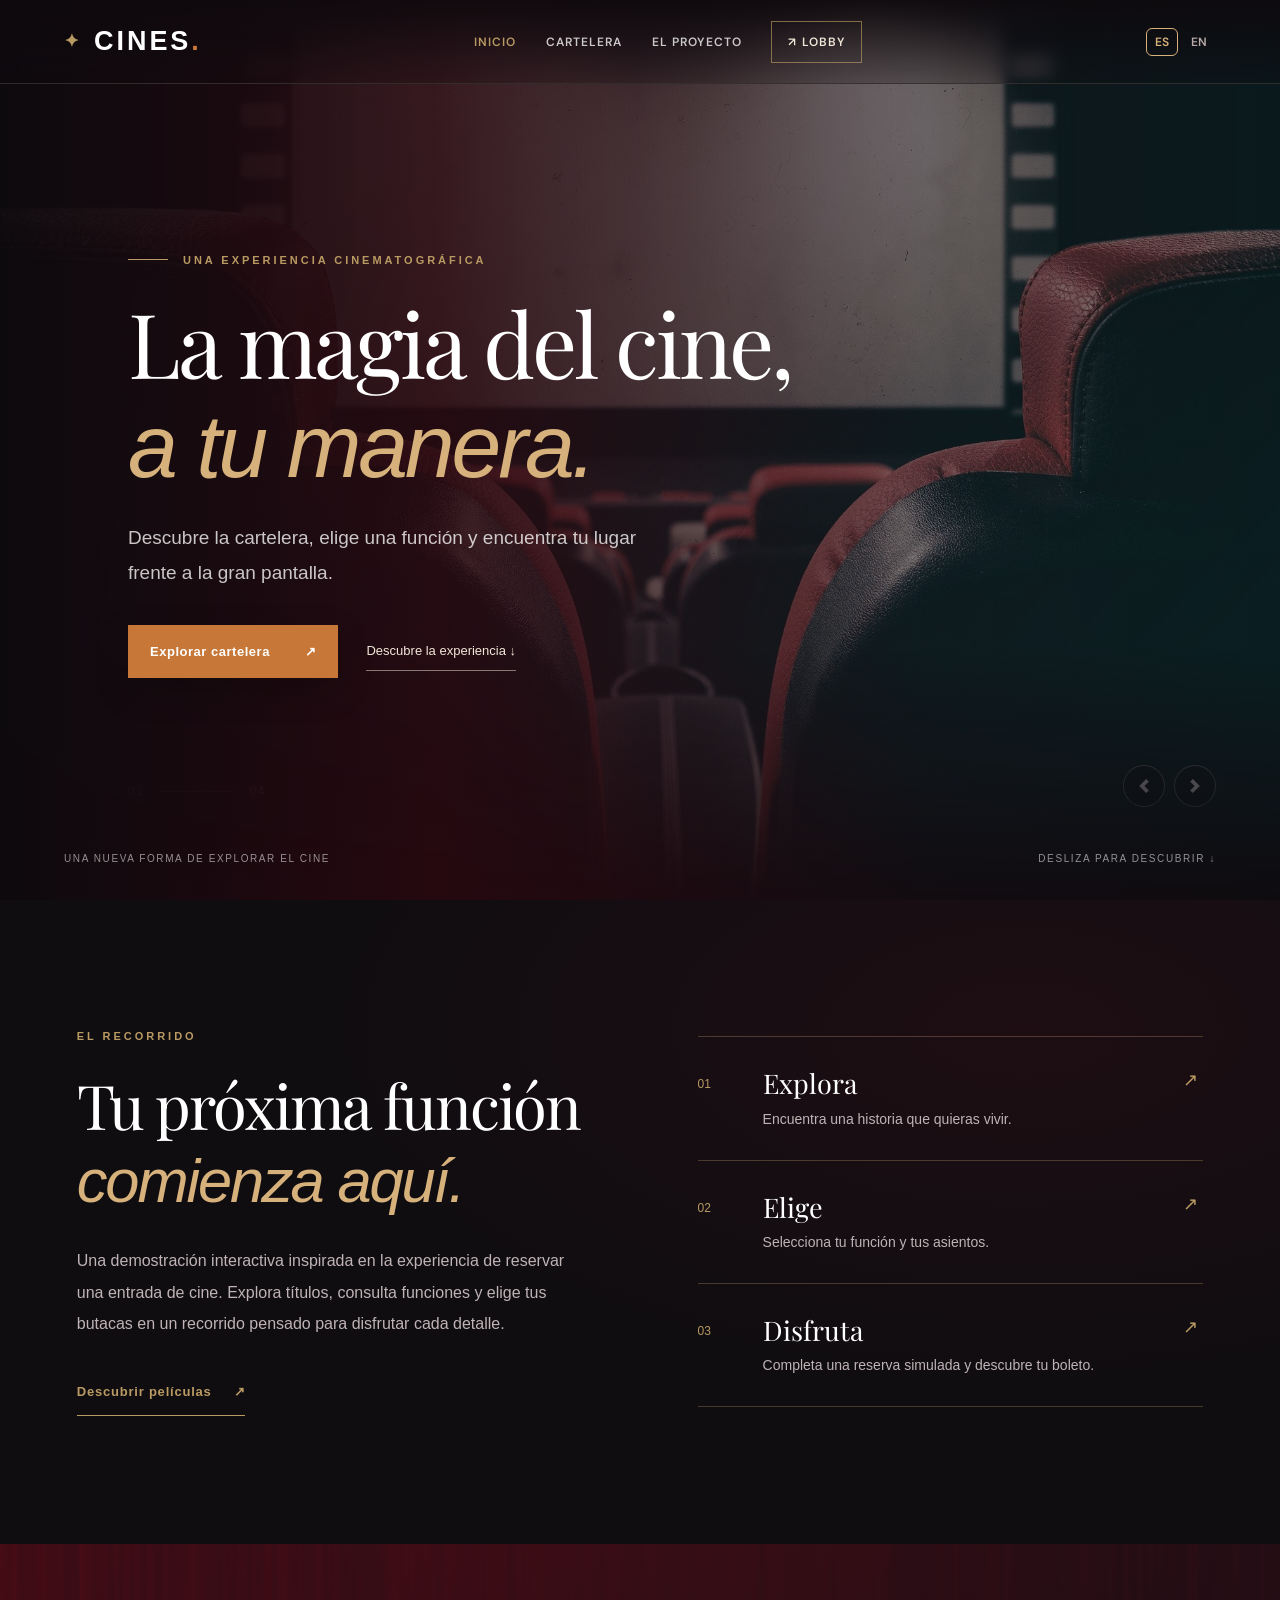
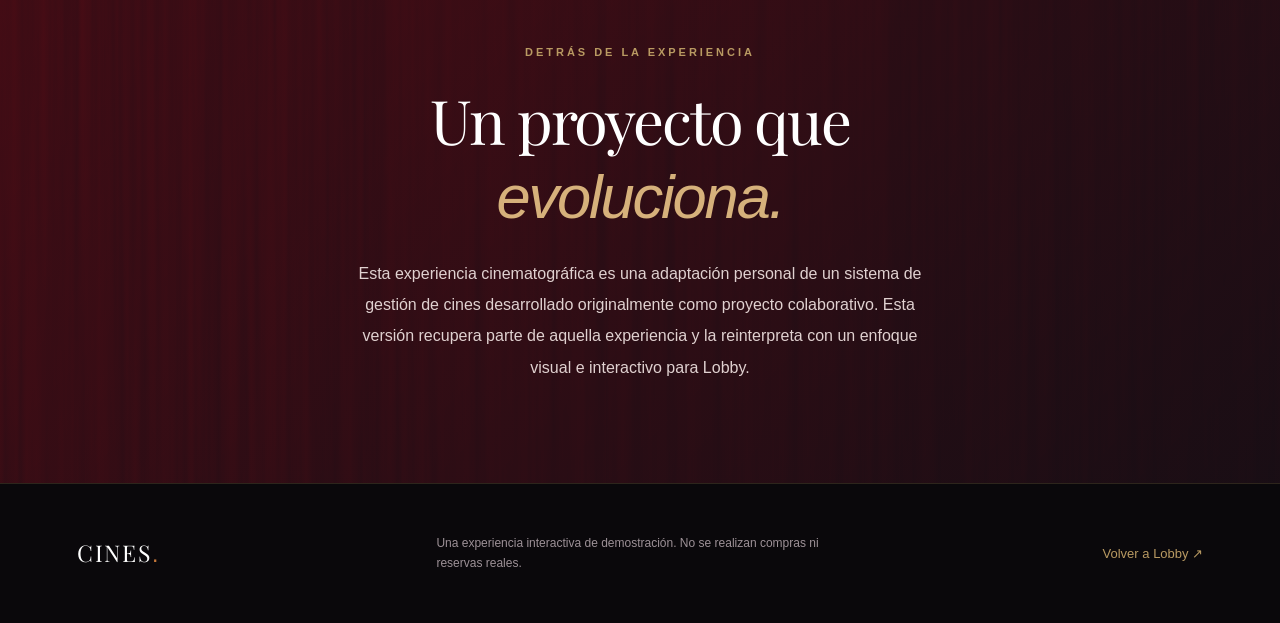
<file: index.html>
<!doctype html>
<html lang="es">
<head>
  <link rel="shortcut icon" href="images/favicon-cines.png">
<link rel="apple-touch-icon" href="images/favicon-cines.png">
  <meta charset="utf-8">
  <meta name="viewport" content="width=device-width, initial-scale=1">
  <meta name="theme-color" content="#100d11">
  <meta name="description" content="Una experiencia cinematográfica interactiva: explora películas, descubre funciones y selecciona tus butacas." data-i18n-content="description">
  <title>Cines | Una experiencia cinematográfica</title>

  <link rel="preconnect" href="https://fonts.googleapis.com">
  <link rel="preconnect" href="https://fonts.gstatic.com" crossorigin>
  <link href="https://fonts.googleapis.com/css2?family=DM+Sans:wght@400;500;600;700&family=Playfair+Display:ital,wght@0,400;0,500;0,600;1,400&display=swap" rel="stylesheet">
  <link rel="stylesheet" href="https://cdn.jsdelivr.net/npm/bootstrap@4.6.1/dist/css/bootstrap.min.css" integrity="sha384-zCbKRCUGaJDkqS1kPbPd7TveP5iyJE0EjAuZQTgFLD2ylzuqKfdKlfG/eSrtxUkn" crossorigin="anonymous">
  <link rel="stylesheet" href="css/header.css">
  <link rel="stylesheet" href="css/Home.css">

  <!-- Único estilo añadido: selector ES / EN. No altera la portada ni el carrusel. -->
  <style>
    .home-language-switch {
      display: flex;
      align-items: center;
      gap: 4px;
      margin-left: 12px;
      flex-shrink: 0;
    }
    .home-language-switch button {
      border: 1px solid transparent;
      border-radius: 6px;
      background: transparent;
      color: #b9aaa9;
      font: 600 12px 'DM Sans', sans-serif;
      padding: 5px 8px;
      cursor: pointer;
    }
    .home-language-switch button.active {
      border-color: #d8b17a;
      color: #d8b17a;
    }
    .home-language-switch button:focus-visible {
      outline: 2px solid #d8b17a;
      outline-offset: 2px;
    }
  </style>
  <!-- Vista previa de Cines para WhatsApp -->
<meta property="og:type" content="website">
<meta property="og:title" content="Cines | Una experiencia cinematográfica">
<meta property="og:description" content="Explora películas, elige horarios y selecciona tus butacas.">
<meta property="og:url" content="https://gabriel-netizen-bit.github.io/Cines-Lobby/">
<meta property="og:image" content="https://gabriel-netizen-bit.github.io/Cines-Lobby/images/cines-preview.png">
<meta property="og:image:alt" content="Cines, experiencia cinematográfica interactiva">
<meta name="twitter:card" content="summary_large_image">
</head>
<body class="home-page">

  <a class="skip-link" href="#contenido" data-i18n="skip">Saltar al contenido</a>

  <!-- ENCABEZADO: estructura y enlaces originales conservados -->
  <header class="header" id="inicio">
    <div class="logo">
      <a class="brand" href="index.html" aria-label="Cines, inicio" data-i18n-aria="brandLabel">
        <span class="brand-symbol" aria-hidden="true">✦</span>
        <span>CINES<span class="brand-dot">.</span></span>
      </a>
    </div>
    <nav class="menu" aria-label="Navegación principal" data-i18n-aria="mainNav">
      <a href="index.html" aria-current="page" data-i18n="home">Inicio</a>
      <a href="Cartelera.html" data-i18n="movies">Cartelera</a>
      <a href="#proyecto" data-i18n="projectNav">El proyecto</a>
      <a class="menu-lobby" href="https://gabriel-netizen-bit.github.io/Lobby/index.html">↗ Lobby</a>
    </nav>
    <div class="home-language-switch" role="group" aria-label="Idioma / Language">
      <button type="button" data-home-lang="es" aria-pressed="true">ES</button>
      <button type="button" data-home-lang="en" aria-pressed="false">EN</button>
    </div>
  </header>

  <main id="contenido">
    <!-- PORTADA: carrusel original sin cambios en clases, IDs o comportamiento -->
    <section class="hero" aria-label="Bienvenida al cine" data-i18n-aria="heroLabel">
      <div id="carouselExampleControls" class="carousel slide hero-carousel" data-ride="carousel" data-interval="6000" data-pause="hover" aria-label="Ambientes cinematográficos" data-i18n-aria="carouselLabel">
        <div class="carousel-inner">
          <div class="carousel-item active"><img src="images/movie-theater.jpg" alt="Interior de una sala de cine" data-i18n-alt="image1" fetchpriority="high"></div>
          <div class="carousel-item"><img src="images/film2.jpg" alt="Elementos del mundo del cine" data-i18n-alt="image2"></div>
          <div class="carousel-item"><img src="images/popcorn1.jpg" alt="Palomitas de maíz para disfrutar una película" data-i18n-alt="image3"></div>
          <div class="carousel-item"><img src="images/popcorn2.jpg" alt="Ambiente para una función cinematográfica" data-i18n-alt="image4"></div>
        </div>
        <button class="carousel-control-prev" type="button" data-target="#carouselExampleControls" data-slide="prev" aria-label="Imagen anterior" data-i18n-aria="previousImage"><span class="carousel-control-prev-icon" aria-hidden="true"></span></button>
        <button class="carousel-control-next" type="button" data-target="#carouselExampleControls" data-slide="next" aria-label="Imagen siguiente" data-i18n-aria="nextImage"><span class="carousel-control-next-icon" aria-hidden="true"></span></button>
        <div class="hero-pagination" aria-hidden="true"><span class="hero-counter">01</span><span class="hero-rule"></span><span>04</span></div>
      </div>
      <div class="hero-shade" aria-hidden="true"></div>
      <div class="hero-content">
        <p class="eyebrow"><span class="eyebrow-line"></span> <span data-i18n="heroEyebrow">UNA EXPERIENCIA CINEMATOGRÁFICA</span></p>
        <h1 data-i18n-html="heroTitle">La magia del cine,<br><em>a tu manera.</em></h1>
        <p class="hero-description" data-i18n="heroDescription">Descubre la cartelera, elige una función y encuentra tu lugar frente a la gran pantalla.</p>
        <div class="hero-actions">
          <a class="action-primary" href="Cartelera.html"><span data-i18n="exploreMovies">Explorar cartelera</span> <span aria-hidden="true">↗</span></a>
          <a class="action-secondary" href="#experiencia"><span data-i18n="discoverExperience">Descubre la experiencia</span> <span aria-hidden="true">↓</span></a>
        </div>
      </div>
      <div class="hero-bottom"><span data-i18n="heroBottom1">UNA NUEVA FORMA DE EXPLORAR EL CINE</span><span data-i18n="heroBottom2">DESLIZA PARA DESCUBRIR ↓</span></div>
    </section>

    <!-- EXPERIENCIA -->
    <section class="experience" id="experiencia">
      <div class="experience-inner">
        <div class="experience-copy">
          <p class="eyebrow section-eyebrow" data-i18n="experienceEyebrow">EL RECORRIDO</p>
          <h2 data-i18n-html="experienceTitle">Tu próxima función<br><em>comienza aquí.</em></h2>
          <p data-i18n="experienceDescription">Una demostración interactiva inspirada en la experiencia de reservar una entrada de cine. Explora títulos, consulta funciones y elige tus butacas en un recorrido pensado para disfrutar cada detalle.</p>
          <a class="text-link" href="Cartelera.html"><span data-i18n="discoverMovies">Descubrir películas</span> <span aria-hidden="true">↗</span></a>
        </div>
        <div class="experience-steps" aria-label="Pasos de la experiencia" data-i18n-aria="experienceSteps">
          <div class="step"><span class="step-number">01</span><div><h3 data-i18n="step1Title">Explora</h3><p data-i18n="step1Text">Encuentra una historia que quieras vivir.</p></div><span class="step-arrow" aria-hidden="true">↗</span></div>
          <div class="step"><span class="step-number">02</span><div><h3 data-i18n="step2Title">Elige</h3><p data-i18n="step2Text">Selecciona tu función y tus asientos.</p></div><span class="step-arrow" aria-hidden="true">↗</span></div>
          <div class="step"><span class="step-number">03</span><div><h3 data-i18n="step3Title">Disfruta</h3><p data-i18n="step3Text">Completa una reserva simulada y descubre tu boleto.</p></div><span class="step-arrow" aria-hidden="true">↗</span></div>
        </div>
      </div>
    </section>

    <!-- PROYECTO -->
    <section class="project" id="proyecto">
      <div class="project-inner">
        <p class="eyebrow section-eyebrow" data-i18n="projectEyebrow">DETRÁS DE LA EXPERIENCIA</p>
        <h2 data-i18n-html="projectTitle">Un proyecto que<br><em>evoluciona.</em></h2>
        <p data-i18n="projectDescription">Esta experiencia cinematográfica es una adaptación personal de un sistema de gestión de cines desarrollado originalmente como proyecto colaborativo. Esta versión recupera parte de aquella experiencia y la reinterpreta con un enfoque visual e interactivo para Lobby.</p>
      </div>
    </section>
  </main>

  <!-- PIE DE PÁGINA -->
  <footer class="site-footer">
    <a class="footer-brand" href="index.html">CINES<span>.</span></a>
    <p data-i18n="footerDescription">Una experiencia interactiva de demostración. No se realizan compras ni reservas reales.</p>
    <a href="https://gabriel-netizen-bit.github.io/Lobby/index.html"><span data-i18n="backToLobby">Volver a Lobby</span> ↗</a>
  </footer>

  <!-- Scripts originales del carrusel -->
  <script src="https://cdn.jsdelivr.net/npm/jquery@3.5.1/dist/jquery.slim.min.js" integrity="sha384-DfXdz2htPH0lsSSs5nCTpuj/zy4C+OGpamoFVy38MVBnE+IbbVYUew+OrCXaRkfj" crossorigin="anonymous"></script>
  <script src="https://cdn.jsdelivr.net/npm/bootstrap@4.6.1/dist/js/bootstrap.bundle.min.js" integrity="sha384-fQybjgWLrvvRgtW6bFlB7jaZrFsaBXjsOMm/tB9LTS58ONXgqbR9W8oWht/amnpF" crossorigin="anonymous"></script>
  <script>
    (function () {
      var counter = document.querySelector('.hero-counter');
      if (window.jQuery) {
        window.jQuery('#carouselExampleControls').on('slid.bs.carousel', function () {
          var items = this.querySelectorAll('.carousel-item');
          var current = Array.prototype.indexOf.call(items, this.querySelector('.carousel-item.active')) + 1;
          counter.textContent = String(current).padStart(2, '0');
        });
      }
    }());
  </script>

  <!-- Idioma compartido con Cartelera. No modifica el carrusel. -->
  <script src="js/reserva.js"></script>
  <script>
    (function () {
      'use strict';
      var words = {
        es: {
          description: 'Una experiencia cinematográfica interactiva: explora películas, descubre funciones y selecciona tus butacas.',
          pageTitle: 'Cines | Una experiencia cinematográfica',
          skip: 'Saltar al contenido', brandLabel: 'Cines, inicio', mainNav: 'Navegación principal',
          home: 'Inicio', movies: 'Cartelera', projectNav: 'El proyecto',
          heroLabel: 'Bienvenida al cine', carouselLabel: 'Ambientes cinematográficos',
          image1: 'Interior de una sala de cine', image2: 'Elementos del mundo del cine',
          image3: 'Palomitas de maíz para disfrutar una película', image4: 'Ambiente para una función cinematográfica',
          previousImage: 'Imagen anterior', nextImage: 'Imagen siguiente',
          heroEyebrow: 'UNA EXPERIENCIA CINEMATOGRÁFICA',
          heroTitle: 'La magia del cine,<br><em>a tu manera.</em>',
          heroDescription: 'Descubre la cartelera, elige una función y encuentra tu lugar frente a la gran pantalla.',
          exploreMovies: 'Explorar cartelera', discoverExperience: 'Descubre la experiencia',
          heroBottom1: 'UNA NUEVA FORMA DE EXPLORAR EL CINE', heroBottom2: 'DESLIZA PARA DESCUBRIR ↓',
          experienceEyebrow: 'EL RECORRIDO', experienceTitle: 'Tu próxima función<br><em>comienza aquí.</em>',
          experienceDescription: 'Una demostración interactiva inspirada en la experiencia de reservar una entrada de cine. Explora títulos, consulta funciones y elige tus butacas en un recorrido pensado para disfrutar cada detalle.',
          discoverMovies: 'Descubrir películas', experienceSteps: 'Pasos de la experiencia',
          step1Title: 'Explora', step1Text: 'Encuentra una historia que quieras vivir.',
          step2Title: 'Elige', step2Text: 'Selecciona tu función y tus asientos.',
          step3Title: 'Disfruta', step3Text: 'Completa una reserva simulada y descubre tu boleto.',
          projectEyebrow: 'DETRÁS DE LA EXPERIENCIA', projectTitle: 'Un proyecto que<br><em>evoluciona.</em>',
          projectDescription: 'Esta experiencia cinematográfica es una adaptación personal de un sistema de gestión de cines desarrollado originalmente como proyecto colaborativo. Esta versión recupera parte de aquella experiencia y la reinterpreta con un enfoque visual e interactivo para Lobby.',
          footerDescription: 'Una experiencia interactiva de demostración. No se realizan compras ni reservas reales.',
          backToLobby: 'Volver a Lobby'
        },
        en: {
          description: 'An interactive cinema experience: explore movies, discover showtimes, and choose your seats.',
          pageTitle: 'Cines | A cinematic experience',
          skip: 'Skip to content', brandLabel: 'Cines, home', mainNav: 'Main navigation',
          home: 'Home', movies: 'Movies', projectNav: 'The project',
          heroLabel: 'Welcome to the movies', carouselLabel: 'Cinematic scenes',
          image1: 'Interior of a movie theater', image2: 'Elements of cinema',
          image3: 'Popcorn to enjoy during a movie', image4: 'Atmosphere of a movie screening',
          previousImage: 'Previous image', nextImage: 'Next image',
          heroEyebrow: 'A CINEMATIC EXPERIENCE',
          heroTitle: 'The magic of cinema,<br><em>your way.</em>',
          heroDescription: 'Explore movies, choose a showtime, and find your place in front of the big screen.',
          exploreMovies: 'Explore movies', discoverExperience: 'Discover the experience',
          heroBottom1: 'A NEW WAY TO EXPLORE CINEMA', heroBottom2: 'SCROLL TO DISCOVER ↓',
          experienceEyebrow: 'THE JOURNEY', experienceTitle: 'Your next screening<br><em>starts here.</em>',
          experienceDescription: 'An interactive demo inspired by the experience of booking a movie ticket. Explore films, browse showtimes, and choose your seats in a journey designed to make every detail enjoyable.',
          discoverMovies: 'Discover movies', experienceSteps: 'Experience steps',
          step1Title: 'Explore', step1Text: 'Find a story you want to experience.',
          step2Title: 'Choose', step2Text: 'Select your showtime and seats.',
          step3Title: 'Enjoy', step3Text: 'Complete a simulated booking and discover your ticket.',
          projectEyebrow: 'BEHIND THE EXPERIENCE', projectTitle: 'A project that<br><em>evolves.</em>',
          projectDescription: 'This cinematic experience is a personal adaptation of a cinema management system originally developed as a collaborative project. This version revisits part of that work and reimagines it with a visual and interactive approach for Lobby.',
          footerDescription: 'An interactive demonstration. No real purchases or reservations are made.',
          backToLobby: 'Back to Lobby'
        }
      };

      var reserva = window.Reserva;
      var activeLanguage = reserva && typeof reserva.language === 'function' ? reserva.language() : 'es';

      function translate(lang) {
        if (!words[lang]) lang = 'es';
        activeLanguage = lang;
        var dict = words[lang];
        document.documentElement.lang = lang;
        document.title = dict.pageTitle;
        document.querySelectorAll('[data-i18n]').forEach(function (el) {
          el.textContent = dict[el.getAttribute('data-i18n')];
        });
        document.querySelectorAll('[data-i18n-html]').forEach(function (el) {
          el.innerHTML = dict[el.getAttribute('data-i18n-html')];
        });
        document.querySelectorAll('[data-i18n-aria]').forEach(function (el) {
          el.setAttribute('aria-label', dict[el.getAttribute('data-i18n-aria')]);
        });
        document.querySelectorAll('[data-i18n-alt]').forEach(function (el) {
          el.alt = dict[el.getAttribute('data-i18n-alt')];
        });
        document.querySelectorAll('[data-i18n-content]').forEach(function (el) {
          el.setAttribute('content', dict[el.getAttribute('data-i18n-content')]);
        });
        document.querySelectorAll('[data-home-lang]').forEach(function (button) {
          var selected = button.getAttribute('data-home-lang') === lang;
          button.classList.toggle('active', selected);
          button.setAttribute('aria-pressed', String(selected));
        });
      }

      translate(activeLanguage);
      document.querySelectorAll('[data-home-lang]').forEach(function (button) {
        button.addEventListener('click', function () {
          var nextLanguage = button.getAttribute('data-home-lang');
          translate(nextLanguage);
          if (reserva && typeof reserva.setLanguage === 'function') {
            reserva.setLanguage(nextLanguage);
          }
        });
      });
    }());
  </script>
</body>
</html>
</file>
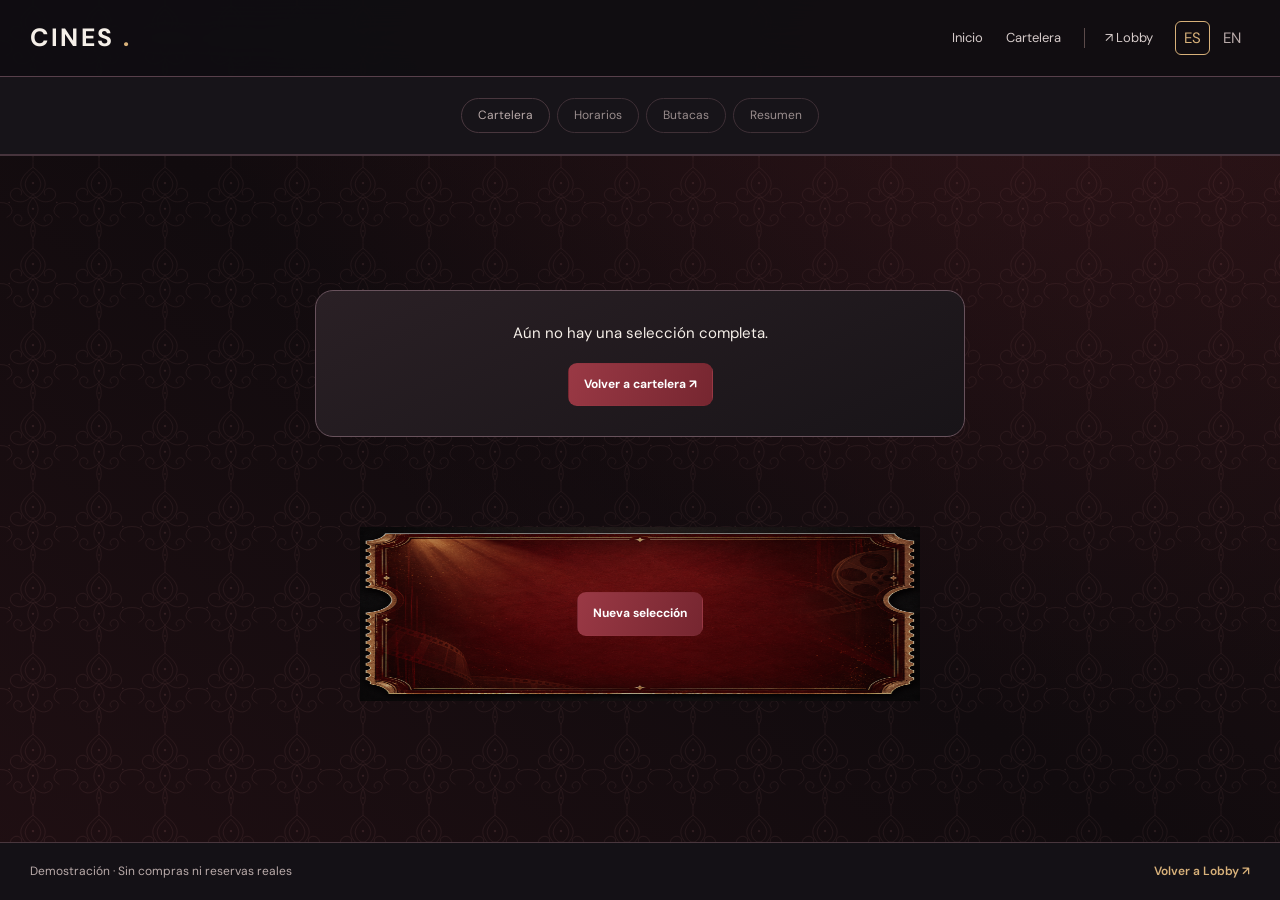
<file: boleto.html>
<!DOCTYPE html>
<html lang="es">
 <head>
  <link rel="shortcut icon" href="images/favicon-cines.png">
<link rel="apple-touch-icon" href="images/favicon-cines.png">
  <meta charset="utf-8"/>
  <meta content="width=device-width,initial-scale=1" name="viewport"/>
  <meta content="#100e12" name="theme-color"/>
  <title>
   Cines &middot; boleto
  </title>
  <link href="css/cartelera.css" rel="stylesheet"/>
 </head>
 <body data-page="boleto">
  <header class="top">
   <div class="top-inner">
    <a class="brand" href="index.html">
     CINES
     <span>
      .
     </span>
    </a>
    <nav aria-label="Navegaci&oacute;n principal" class="main-nav">
     <a data-t="home" href="index.html">
     </a>
     <a data-t="movies" href="Cartelera.html">
     </a>
     <a class="lobby" data-t="lobby" href="https://gabriel-netizen-bit.github.io/Lobby/index.html">
     </a>
    </nav>
    <div class="langs">
     <button data-lang="es" type="button">
      ES
     </button>
     <button data-lang="en" type="button">
      EN
     </button>
    </div>
   </div>
  </header>
  <div class="steps-wrap">
   <button aria-controls="reservationSteps" aria-expanded="false" aria-label="Abrir navegaci&oacute;n" class="mobile-menu-toggle steps-toggle" id="stepsToggle" type="button">
    ☰
   </button>
   <nav aria-label="Pasos de reserva" class="steps" id="reservationSteps">
    <a data-step="cartelera" data-t="movies" href="Cartelera.html">
    </a>
    <a data-step="horarios" data-t="shows" href="horarios.html">
    </a>
    <a data-step="butacas" data-t="seats" href="butacas.html">
    </a>
    <a data-step="resumen" data-t="summary" href="resumen.html">
    </a>
   </nav>
  </div>
  <main>
   <div class="shell">
    <div class="page-head">
     <span class="eyebrow">
      CINES &middot; DEMO
     </span>
     <h1 data-t="ticket">
     </h1>
     <p data-t="ticketSub">
     </p>
    </div>
    <div id="message">
    </div>
    <div class="ticket">
     <div id="ticketData">
     </div>
     <button class="primary" data-t="restart" id="restart">
     </button>
    </div>
   </div>
  </main>
  <footer class="footer">
  <div class="footer-inner">
    <p class="footer-message" data-t="demo"></p>
    <a class="footer-lobby" href="https://gabriel-netizen-bit.github.io/Lobby/index.html">
      <span class="footer-lobby-es">Volver a Lobby</span><span class="footer-lobby-en">Back to Lobby</span> <span aria-hidden="true">↗</span>
    </a>
  </div>
</footer>
  <script src="js/reserva.js">
  </script>
  <script src="js/app.js">
  </script>
 </body>
</html>
</file>
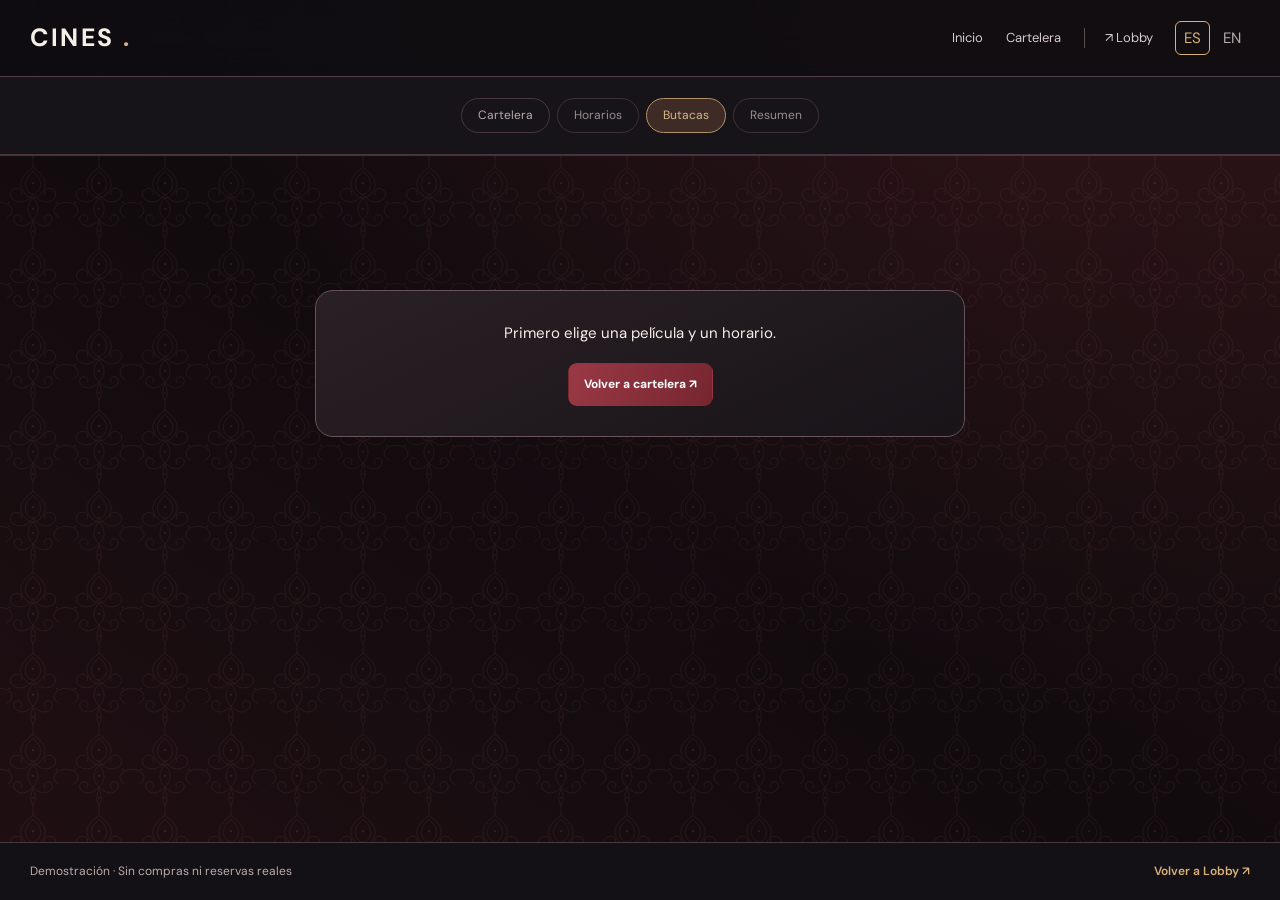
<file: butacas.html>
<!DOCTYPE html>
<html lang="es">
 <head>
  <link rel="shortcut icon" href="images/favicon-cines.png">
<link rel="apple-touch-icon" href="images/favicon-cines.png">
  <meta charset="utf-8"/>
  <meta content="width=device-width,initial-scale=1" name="viewport"/>
  <meta content="#100e12" name="theme-color"/>
  <title>
   Cines &middot; butacas
  </title>
  <link href="css/cartelera.css" rel="stylesheet"/>
 </head>
 <body data-page="butacas">
  <header class="top">
   <div class="top-inner">
    <a class="brand" href="index.html">
     CINES
     <span>
      .
     </span>
    </a>
    <nav aria-label="Navegaci&oacute;n principal" class="main-nav">
     <a data-t="home" href="index.html">
     </a>
     <a data-t="movies" href="Cartelera.html">
     </a>
     <a class="lobby" data-t="lobby" href="https://gabriel-netizen-bit.github.io/Lobby/index.html">
     </a>
    </nav>
    <div class="langs">
     <button data-lang="es" type="button">
      ES
     </button>
     <button data-lang="en" type="button">
      EN
     </button>
    </div>
   </div>
  </header>
  <div class="steps-wrap">
   <button aria-controls="reservationSteps" aria-expanded="false" aria-label="Abrir navegaci&oacute;n" class="mobile-menu-toggle steps-toggle" id="stepsToggle" type="button">
    ☰
   </button>
   <nav aria-label="Pasos de reserva" class="steps" id="reservationSteps">
    <a data-step="cartelera" data-t="movies" href="Cartelera.html">
    </a>
    <a data-step="horarios" data-t="shows" href="horarios.html">
    </a>
    <a data-step="butacas" data-t="seats" href="butacas.html">
    </a>
    <a data-step="resumen" data-t="summary" href="resumen.html">
    </a>
   </nav>
  </div>
  <main>
   <div class="shell">
    <div class="page-head">
     <span class="eyebrow" data-t="seats">
     </span>
     <h1 data-t="selectSeats">
     </h1>
     <p class="chosen" id="chosenMovie">
     </p>
     <p id="showLabel">
     </p>
     <p data-t="seatsSub">
     </p>
    </div>
    <div id="message">
    </div>
    <div class="panel">
     <div class="screen" data-t="screen">
     </div>
     <div class="seat-map" id="seatGrid">
     </div>
     <div class="legend">
      <span>
       <i class="dot">
       </i>
       <span data-t="available">
       </span>
      </span>
      <span>
       <i class="dot off">
       </i>
       <span data-t="occupied">
       </span>
      </span>
      <span>
       <i class="dot on">
       </i>
       <span data-t="selected">
       </span>
      </span>
     </div>
     <div class="seat-bottom">
      <div>
       <p id="selectedList">
        &mdash;
       </p>
       <strong id="subtotal">
       </strong>
      </div>
      <button class="primary" data-t="continue" disabled="" id="next">
      </button>
     </div>
    </div>
    <div class="confirm">
     <a class="back" href="horarios.html">
      &larr;
      <span data-t="changeShow">
      </span>
     </a>
    </div>
   </div>
  </main>
  <footer class="footer">
  <div class="footer-inner">
    <p class="footer-message" data-t="demo"></p>
    <a class="footer-lobby" href="https://gabriel-netizen-bit.github.io/Lobby/index.html">
      <span class="footer-lobby-es">Volver a Lobby</span><span class="footer-lobby-en">Back to Lobby</span> <span aria-hidden="true">↗</span>
    </a>
  </div>
</footer>
  <script src="js/reserva.js">
  </script>
  <script src="js/app.js">
  </script>
 </body>
</html>
</file>
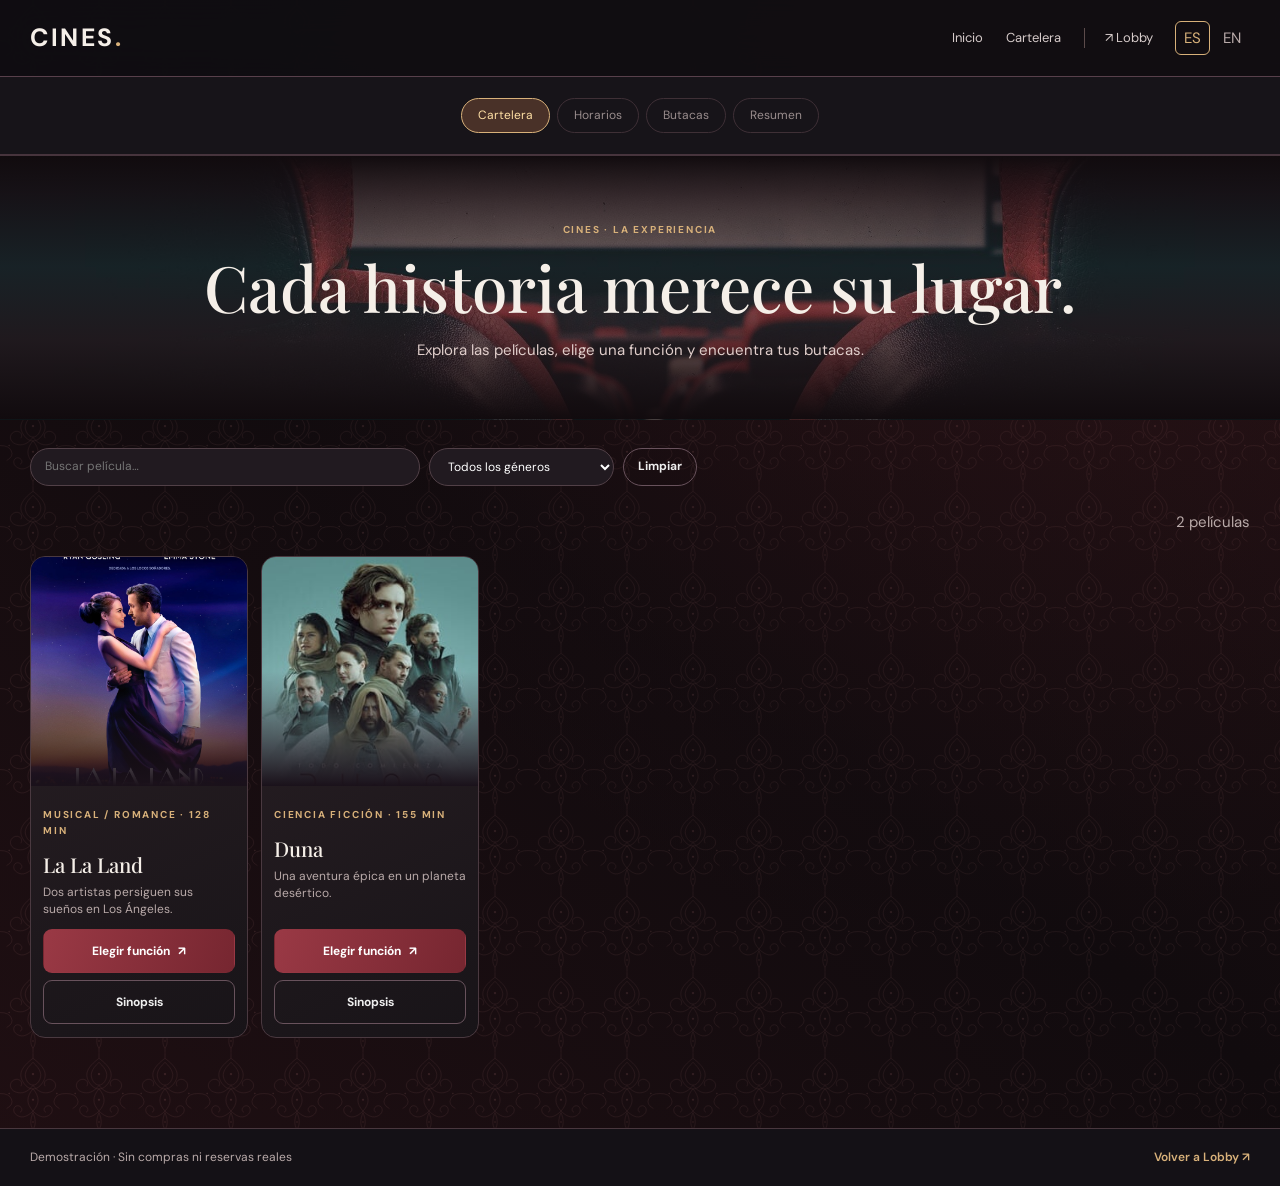
<file: Cartelera.html>
<!doctype html>
<html lang="es">

<head>
  <link rel="shortcut icon" href="images/favicon-cines.png">
<link rel="apple-touch-icon" href="images/favicon-cines.png">
  <meta charset="utf-8">
  <meta name="viewport" content="width=device-width, initial-scale=1">
  <meta name="theme-color" content="#100e12">

  <title>Cines · cartelera</title>

  <link rel="stylesheet" href="css/cartelera.css">
</head>

<body data-page="cartelera">

  <!-- ======================================
       ENCABEZADO PRINCIPAL
       ====================================== -->
  <header class="top">
    <div class="top-inner">

      <a class="brand" href="index.html">
        CINES<span>.</span>
      </a>

      <nav class="main-nav" aria-label="Navegación principal">
        <a href="index.html" data-t="home"></a>
        <a href="Cartelera.html" data-t="movies"></a>
        <a
          class="lobby"
          href="https://gabriel-netizen-bit.github.io/Lobby/index.html"
          data-t="lobby">
        </a>
      </nav>

      <div class="langs">
        <button type="button" data-lang="es">ES</button>
        <button type="button" data-lang="en">EN</button>
      </div>

    </div>
  </header>

  <!-- ======================================
       NAVEGACIÓN DE RESERVAS
       ====================================== -->
  <div class="steps-wrap">

    <button
      type="button"
      id="stepsToggle"
      class="mobile-menu-toggle steps-toggle"
      aria-controls="reservationSteps"
      aria-expanded="false"
      aria-label="Abrir navegación">
      ☰
    </button>

    <nav
      id="reservationSteps"
      class="steps"
      aria-label="Pasos de reserva">

      <a data-step="cartelera" href="Cartelera.html" data-t="movies"></a>
      <a data-step="horarios" href="horarios.html" data-t="shows"></a>
      <a data-step="butacas" href="butacas.html" data-t="seats"></a>
      <a data-step="resumen" href="resumen.html" data-t="summary"></a>

    </nav>
  </div>

  <main>

    <!-- ======================================
         PORTADA DE CARTELERA
         ====================================== -->
    <section class="hero">
      <span class="eyebrow">CINES · LA EXPERIENCIA</span>
      <h1 data-t="hero"></h1>
      <p data-t="sub"></p>
    </section>

    <!-- ======================================
         CATÁLOGO DE PELÍCULAS
         ====================================== -->
    <div class="shell catalog-layout">

      <!-- Barra de búsqueda y filtros -->
      <aside class="filters">

        <label class="search-field">
          <input
            id="search"
            type="search"
            aria-label="Buscar película">
        </label>

        <label class="genre-field">
          <select id="genre" aria-label="Género"></select>
        </label>

        <button
          class="ghost"
          id="clear"
          data-t="clear"
          aria-label="Limpiar filtros">
          ×
        </button>

      </aside>

      <!-- Galería -->
      <section>

        <div class="section-top">
          <p id="count"></p>
        </div>

        <div id="message"></div>
        <div id="grid" class="grid"></div>

      </section>

    </div>

    <!-- ======================================
         VENTANA DE SINOPSIS
         ====================================== -->
    <dialog id="movieDialog">

      <button
        class="ghost dialog-close"
        id="dialogClose"
        data-t="close">
      </button>

      <h2 id="dialogTitle"></h2>
      <span class="micro" id="dialogMeta"></span>
      <p id="dialogText"></p>

    </dialog>

  </main>

  <!-- ======================================
       PIE DE PÁGINA
       ====================================== -->
  <footer class="footer">
  <div class="footer-inner">
    <p class="footer-message" data-t="demo"></p>
    <a class="footer-lobby" href="https://gabriel-netizen-bit.github.io/Lobby/index.html">
      <span class="footer-lobby-es">Volver a Lobby</span><span class="footer-lobby-en">Back to Lobby</span> <span aria-hidden="true">↗</span>
    </a>
  </div>
</footer>

  <!-- ======================================
       JAVASCRIPT
       ====================================== -->
  <script src="js/reserva.js"></script>
  <script src="js/app.js"></script>

</body>
</html>
</file>
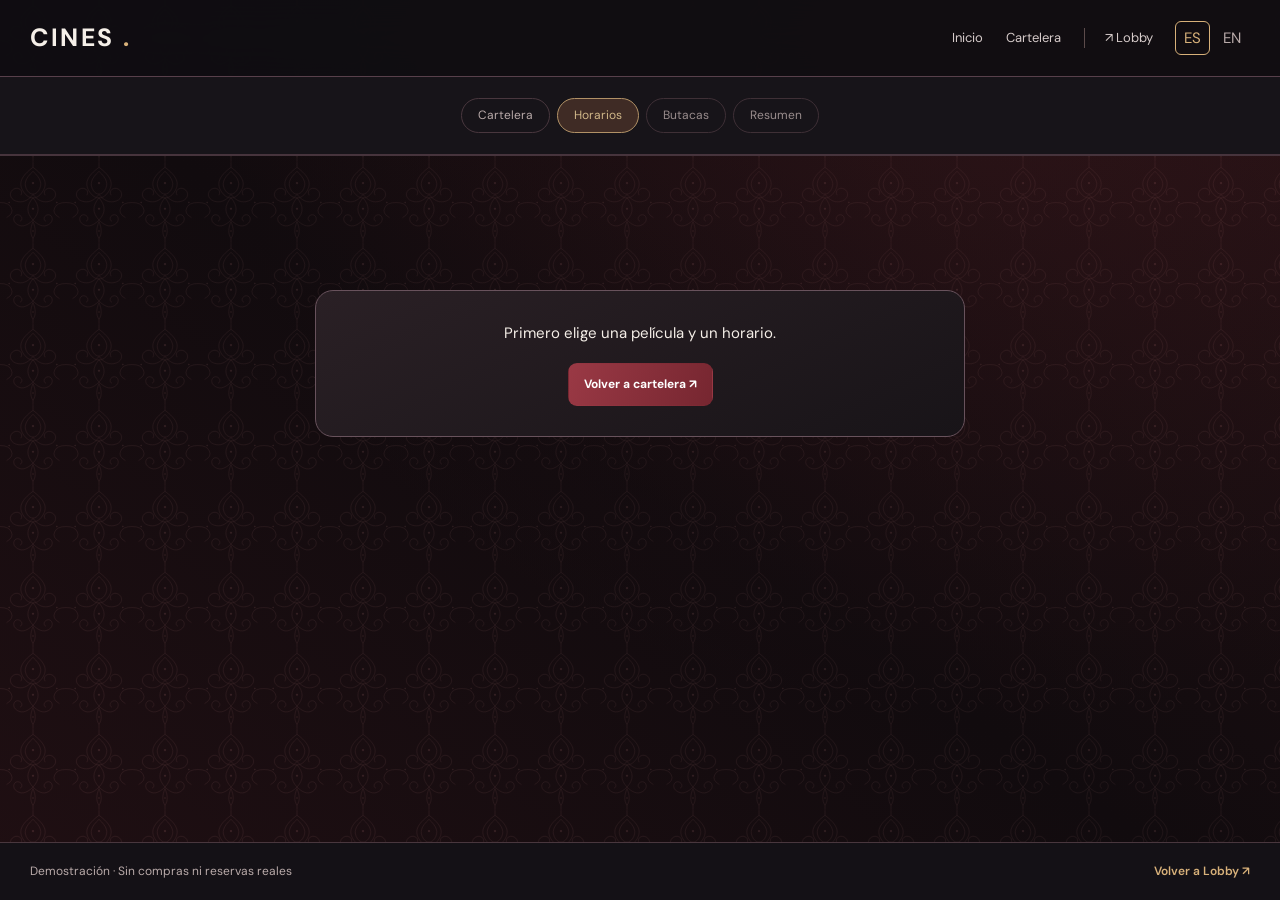
<file: horarios.html>
<!DOCTYPE html>
<html lang="es">
 <head>
  <link rel="shortcut icon" href="images/favicon-cines.png">
<link rel="apple-touch-icon" href="images/favicon-cines.png">
  <meta charset="utf-8"/>
  <meta content="width=device-width,initial-scale=1" name="viewport"/>
  <meta content="#100e12" name="theme-color"/>
  <title>
   Cines &middot; horarios
  </title>
  <link href="css/cartelera.css" rel="stylesheet"/>
 </head>
 <body data-page="horarios">
  <header class="top">
   <div class="top-inner">
    <a class="brand" href="index.html">
     CINES
     <span>
      .
     </span>
    </a>
    <nav aria-label="Navegaci&oacute;n principal" class="main-nav">
     <a data-t="home" href="index.html">
     </a>
     <a data-t="movies" href="Cartelera.html">
     </a>
     <a class="lobby" data-t="lobby" href="https://gabriel-netizen-bit.github.io/Lobby/index.html">
     </a>
    </nav>
    <div class="langs">
     <button data-lang="es" type="button">
      ES
     </button>
     <button data-lang="en" type="button">
      EN
     </button>
    </div>
   </div>
  </header>
  <div class="steps-wrap">
   <button aria-controls="reservationSteps" aria-expanded="false" aria-label="Abrir navegaci&oacute;n" class="mobile-menu-toggle steps-toggle" id="stepsToggle" type="button">
    ☰
   </button>
   <nav aria-label="Pasos de reserva" class="steps" id="reservationSteps">
    <a data-step="cartelera" data-t="movies" href="Cartelera.html">
    </a>
    <a data-step="horarios" data-t="shows" href="horarios.html">
    </a>
    <a data-step="butacas" data-t="seats" href="butacas.html">
    </a>
    <a data-step="resumen" data-t="summary" href="resumen.html">
    </a>
   </nav>
  </div>
  <main>
   <div class="shell">
    <div class="page-head">
     <span class="eyebrow" data-t="shows">
     </span>
     <h1 data-t="selectShow">
     </h1>
     <p class="chosen" id="chosenMovie">
     </p>
     <p data-t="showSub">
     </p>
    </div>
    <div id="message">
    </div>
    <div class="panel" id="showOptions">
    </div>
    <div class="confirm">
     <a class="back" href="Cartelera.html">
      &larr;
      <span data-t="movies">
      </span>
     </a>
    </div>
   </div>
  </main>
  <footer class="footer">
  <div class="footer-inner">
    <p class="footer-message" data-t="demo"></p>
    <a class="footer-lobby" href="https://gabriel-netizen-bit.github.io/Lobby/index.html">
      <span class="footer-lobby-es">Volver a Lobby</span><span class="footer-lobby-en">Back to Lobby</span> <span aria-hidden="true">↗</span>
    </a>
  </div>
</footer>
  <script src="js/reserva.js">
  </script>
  <script src="js/app.js">
  </script>
 </body>
</html>
</file>
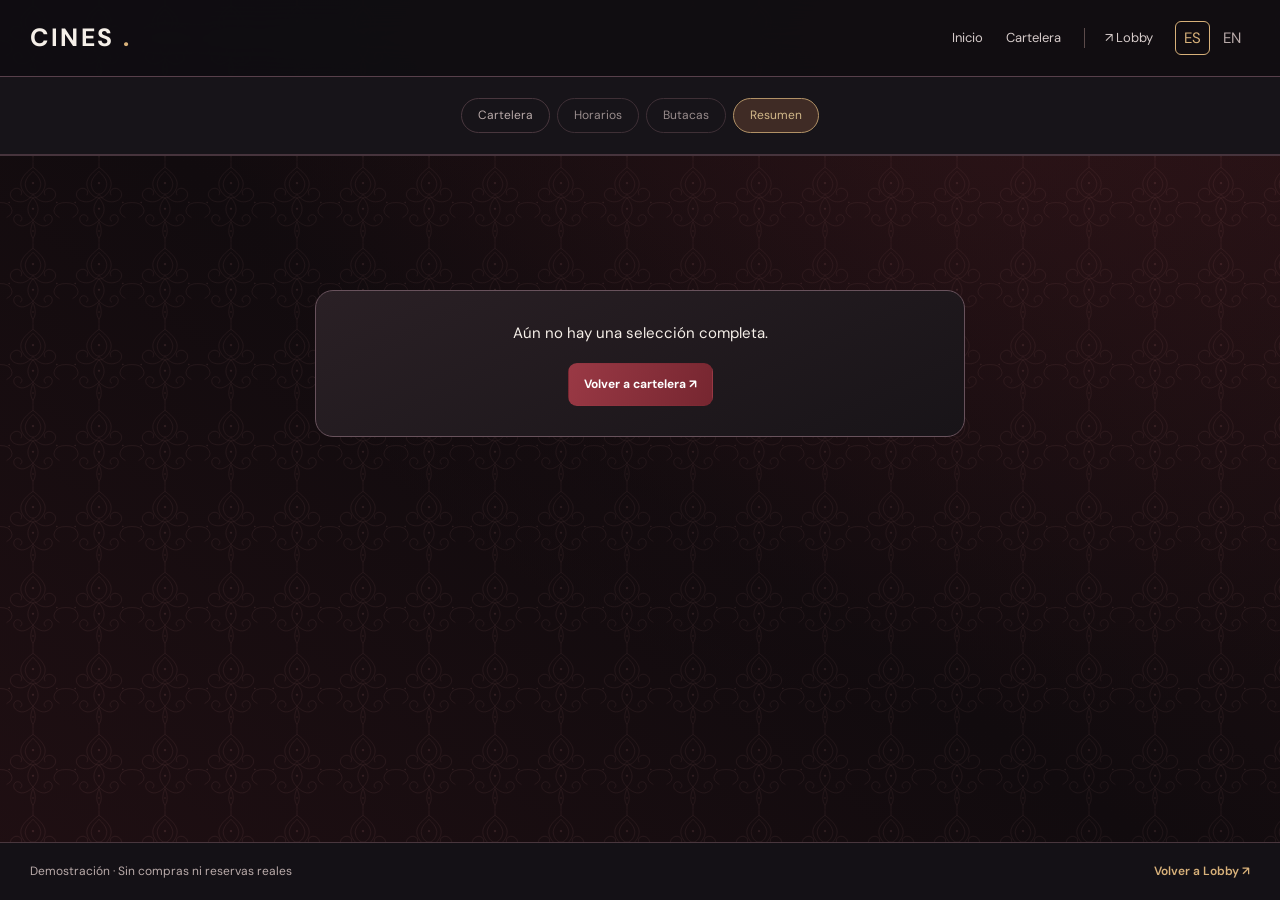
<file: resumen.html>
<!DOCTYPE html>
<html lang="es">
 <head>
  <link rel="shortcut icon" href="images/favicon-cines.png">
<link rel="apple-touch-icon" href="images/favicon-cines.png">
  <meta charset="utf-8"/>
  <meta content="width=device-width,initial-scale=1" name="viewport"/>
  <meta content="#100e12" name="theme-color"/>
  <title>
   Cines &middot; resumen
  </title>
  <link href="css/cartelera.css" rel="stylesheet"/>
 </head>
 <body data-page="resumen">
  <header class="top">
   <div class="top-inner">
    <a class="brand" href="index.html">
     CINES
     <span>
      .
     </span>
    </a>
    <nav aria-label="Navegaci&oacute;n principal" class="main-nav">
     <a data-t="home" href="index.html">
     </a>
     <a data-t="movies" href="Cartelera.html">
     </a>
     <a class="lobby" data-t="lobby" href="https://gabriel-netizen-bit.github.io/Lobby/index.html">
     </a>
    </nav>
    <div class="langs">
     <button data-lang="es" type="button">
      ES
     </button>
     <button data-lang="en" type="button">
      EN
     </button>
    </div>
   </div>
  </header>
  <div class="steps-wrap">
   <button aria-controls="reservationSteps" aria-expanded="false" aria-label="Abrir navegaci&oacute;n" class="mobile-menu-toggle steps-toggle" id="stepsToggle" type="button">
    ☰
   </button>
   <nav aria-label="Pasos de reserva" class="steps" id="reservationSteps">
    <a data-step="cartelera" data-t="movies" href="Cartelera.html">
    </a>
    <a data-step="horarios" data-t="shows" href="horarios.html">
    </a>
    <a data-step="butacas" data-t="seats" href="butacas.html">
    </a>
    <a data-step="resumen" data-t="summary" href="resumen.html">
    </a>
   </nav>
  </div>
  <main>
   <div class="shell">
    <div class="page-head">
     <span class="eyebrow" data-t="summary">
     </span>
     <h1 data-t="yourSummary">
     </h1>
     <p data-t="summarySub">
     </p>
    </div>
    <div id="message">
    </div>
    <div class="panel">
     <div class="receipt" id="receipt">
     </div>
    </div>
    <div class="confirm">
     <h3 data-t="payment">
     </h3>
     <p data-t="paymentNote">
     </p>
     <button class="primary" data-t="finish" id="confirm">
     </button>
    </div>
   </div>
  </main>
  <footer class="footer">
  <div class="footer-inner">
    <p class="footer-message" data-t="demo"></p>
    <a class="footer-lobby" href="https://gabriel-netizen-bit.github.io/Lobby/index.html">
      <span class="footer-lobby-es">Volver a Lobby</span><span class="footer-lobby-en">Back to Lobby</span> <span aria-hidden="true">↗</span>
    </a>
  </div>
</footer>
  <script src="js/reserva.js">
  </script>
  <script src="js/app.js">
  </script>
 </body>
</html>
</file>
<file: css/header.css>
/*Estilos para el encabezado*/
/*Se importa la fuente para el tipo de letra*/
@import url("https://fonts.googleapis.com/css?family=Montserrat|Montserrat+Alternates|Poppins&display=swap");
* {
  margin: 0;
  padding: 0;
  box-sizing: border-box;
  font-family: "Roboto", sans-serif;
}
div {
  box-sizing: border-box;
}
.header {
  background-color: #380e0b;
  display: flex;
  border-bottom: solid 1.5px brown;
  width: 100%;
  height: 100px;
  position: fixed;
  z-index: 999999; /*poner encima de todo*/
}
.logo {
  flex: 0 0 30%;
}
.logo h1 {
  padding-top: 30px;
  margin-right: 20px;
  font-size: 30px;
  color: #f2eadc;
  font-weight: 400;
  padding-left: 40px;
  font-family: "Montserrat Alternates", sans-serif;
}
.menu {
  padding-right: 50px;
  padding-top: 40px;
  text-align: right;
  flex: 0 0 70%;
}
.menu a {
  padding: 20px;
  text-decoration: none;
  color: #f2eadc;
  transition: all 0.3s ease;
  border-bottom: 2px solid transparent;
  font-size: 21px;
  margin-right: 5px;
  font-family: "Montserrat Alternates", sans-serif;
}
.menu a:hover {
  color: #c36660;
  border-bottom: 2px solid #c36660;
  padding-bottom: 5px;
}

/*-----------------------------------------------------*/
/*Estilos para el footer*/
.flex {
  display: flex;
  flex-wrap: wrap;
}
.mitad {
  flex: 0 0 50%;
}
.capa-2 {
  z-index: 999998;
  background-color: #380e0b;
  height: 110px;
  position: absolute;
}
.capa-2 h1 {
  font-size: 22px;
  padding-top: 30px;
  padding-left: 40px;
  color: white;
  margin-bottom: 10px;
  font-family: "Montserrat Alternates", sans-serif;
}
.capa-2 p {
  margin-top: 0;
  font-size: 18px;
  padding-left: 40px;
  color: white;
  font-family: "Montserrat Alternates", sans-serif;
}
.footer {
  text-align: right;
  padding-right: 90px;
  padding-top: 1%;
}
.footer h3 {
  padding-top: 10px;
  padding-bottom: 10px;
  font-size: 18px;
  font-family: "Barlow Condensed", sans-serif;
  color: white;
  padding-right: 20px;
  font-family: "Montserrat Alternates", sans-serif;
}
.imgfooter2 {
  width: 8%;
  padding-right: 20px;
}
.imgfooter {
  width: 6.5%;
  padding-right: 20px;
}
/*Fin de Estilos para el footer*/
</file>
<file: css/Home.css>
/* CINES · HOME V1 — estilos aislados para no alterar otras páginas */
.home-page{--ink:#110b0e;--wine:#400e18;--gold:#b99a62;--amber:#c77839;--cream:#f0e6d7;background:var(--ink);color:var(--cream);font-family:'DM Sans',sans-serif;overflow-x:hidden}
.home-page *, .home-page *::before,.home-page *::after{box-sizing:border-box}
.home-page a{text-decoration:none}
.home-page .skip-link{position:absolute;top:-80px;left:15px;z-index:1000000;background:#fff;color:#111;padding:12px}.home-page .skip-link:focus{top:12px}
/* Header: se sobreescriben solo las reglas de esta página */
.home-page .header{height:84px;display:flex;align-items:center;justify-content:space-between;position:absolute;top:0;left:0;right:0;width:100%;z-index:1000;background:linear-gradient(180deg,rgba(14,9,13,.91),rgba(14,9,13,.24));border-bottom:1px solid rgba(240,230,215,.15);padding:0 clamp(22px,5vw,88px);backdrop-filter:blur(8px)}
.home-page .logo{flex:0 0 auto}.home-page .brand{font-family:'Playfair Display',serif;font-size:27px;letter-spacing:.11em;font-weight:600;color:#fff;display:inline-flex;align-items:center;gap:12px}.home-page .brand:hover{color:#fff}.home-page .brand-symbol{color:var(--gold);font-size:18px}.home-page .brand-dot,.home-page .footer-brand span{color:var(--amber)}
.home-page .menu{padding:0;flex:0 1 auto;display:flex;align-items:center;gap:clamp(12px,2.3vw,35px);text-align:right}.home-page .menu a{font-family:'DM Sans',sans-serif;font-size:12px;font-weight:600;letter-spacing:.09em;text-transform:uppercase;color:rgba(255,255,255,.77);padding:10px 0;margin:0;border:0;transition:color .25s ease}.home-page .menu a:hover,.home-page .menu a[aria-current="page"]{color:var(--gold);border:0}.home-page .menu a.menu-lobby{padding:11px 16px;border:1px solid rgba(185,154,98,.65);color:var(--cream)}.home-page .menu a.menu-lobby:hover{background:var(--gold);color:var(--ink)}
/* Hero */
.home-page .hero{min-height:760px;height:100svh;max-height:1100px;position:relative;isolation:isolate;display:flex;align-items:center;overflow:hidden}.home-page .hero-carousel,.home-page .hero-carousel .carousel-inner,.home-page .hero-carousel .carousel-item{position:absolute;inset:0;height:100%;width:100%}.home-page .hero-carousel{z-index:-3}.home-page .hero-carousel .carousel-item{margin:0}.home-page .hero-carousel img{width:100%;height:100%;object-fit:cover;object-position:center;filter:saturate(.76) contrast(1.05);transform:scale(1.055);transition:transform 6.5s ease}.home-page .hero-carousel .carousel-item.active img{transform:scale(1)}
.home-page .hero-shade{position:absolute;inset:0;z-index:-2;pointer-events:none;background:linear-gradient(90deg,rgba(13,9,13,.97) 0%,rgba(40,8,15,.89) 34%,rgba(21,11,17,.4) 72%,rgba(12,8,12,.26) 100%),linear-gradient(0deg,#100d11 0%,transparent 28%,rgba(14,9,13,.2) 70%)}
.home-page .hero-content{position:relative;z-index:2;padding:100px clamp(25px,10vw,160px) 70px;width:100%;max-width:1150px;animation:rise-in .9s ease both}.home-page .eyebrow{display:flex;align-items:center;gap:15px;color:var(--gold);font-size:11px;font-weight:700;letter-spacing:.27em;text-transform:uppercase;margin:0 0 25px}.home-page .eyebrow-line{display:inline-block;width:40px;height:1px;background:var(--gold)}
.home-page h1,.home-page h2{font-family:'Playfair Display',Georgia,serif;letter-spacing:-.035em;font-weight:400}.home-page h1{font-size:clamp(54px,7vw,112px);line-height:1.09;margin:0 0 26px;color:#fff;text-wrap:balance}.home-page h1 em,.home-page h2 em{font-weight:400;color:#d6b17b}.home-page .hero-description{max-width:510px;font-size:clamp(16px,1.5vw,19px);line-height:1.8;color:rgba(255,255,255,.77);margin:0 0 35px}.home-page .hero-actions{display:flex;align-items:center;gap:28px;flex-wrap:wrap}.home-page .action-primary{display:inline-flex;align-items:center;justify-content:space-between;gap:35px;padding:17px 22px;background:var(--amber);color:#fff;font-size:13px;font-weight:700;letter-spacing:.04em;box-shadow:0 12px 35px rgba(0,0,0,.2);transition:background .25s,transform .25s,box-shadow .25s}.home-page .action-primary:hover{background:#d88b4b;color:#fff;transform:translateY(-3px);box-shadow:0 16px 38px rgba(199,120,57,.22)}.home-page .action-secondary{font-size:13px;color:var(--cream);border-bottom:1px solid rgba(240,230,215,.5);padding:9px 0;transition:color .2s}.home-page .action-secondary:hover{color:var(--gold)}
.home-page .hero-carousel .carousel-control-prev,.home-page .hero-carousel .carousel-control-next{top:auto;bottom:93px;width:42px;height:42px;z-index:4;opacity:.75;border:1px solid rgba(255,255,255,.38);border-radius:50%;background:rgba(15,10,15,.25);transition:opacity .2s,background .2s}.home-page .hero-carousel .carousel-control-prev{left:auto;right:clamp(83px,9vw,145px)}.home-page .hero-carousel .carousel-control-next{right:clamp(25px,5vw,85px)}.home-page .hero-carousel .carousel-control-prev:hover,.home-page .hero-carousel .carousel-control-next:hover{opacity:1;background:rgba(185,154,98,.3)}.home-page .hero-carousel .carousel-control-prev-icon,.home-page .hero-carousel .carousel-control-next-icon{width:14px;height:14px}.home-page .hero-pagination{position:absolute;bottom:100px;left:clamp(25px,10vw,160px);display:flex;align-items:center;gap:15px;color:#fff;font-size:12px;letter-spacing:.13em;z-index:4}.home-page .hero-rule{height:1px;width:75px;background:rgba(255,255,255,.5)}.home-page .hero-bottom{position:absolute;bottom:34px;left:clamp(25px,5vw,85px);right:clamp(25px,5vw,85px);display:flex;justify-content:space-between;gap:20px;font-size:10px;letter-spacing:.16em;color:rgba(255,255,255,.55);z-index:4}
/* Content */
.home-page .experience{background:radial-gradient(ellipse at 80% 20%,rgba(64,14,24,.27),transparent 48%),#100d11;padding:clamp(85px,10vw,150px) 6vw}.home-page .experience-inner{max-width:1230px;margin:auto;display:grid;grid-template-columns:1fr 1fr;gap:clamp(45px,9vw,150px);align-items:center}.home-page .section-eyebrow{margin-bottom:24px}.home-page h2{font-size:clamp(42px,4.8vw,72px);line-height:1.18;color:#fff;margin:0 0 28px}.home-page .experience-copy>p:not(.eyebrow),.home-page .project-inner>p:not(.eyebrow){color:#bfb3b5;font-size:16px;line-height:1.95;max-width:580px}.home-page .text-link{display:inline-flex;gap:22px;align-items:center;color:var(--gold);font-weight:700;font-size:13px;letter-spacing:.06em;border-bottom:1px solid var(--gold);padding:13px 0;margin-top:14px;transition:gap .2s}.home-page .text-link:hover{color:#e0c397;gap:32px}.home-page .experience-steps{border-top:1px solid rgba(185,154,98,.32)}.home-page .step{display:grid;grid-template-columns:45px 1fr 20px;gap:20px;align-items:start;padding:30px 0;border-bottom:1px solid rgba(185,154,98,.32);transition:padding-left .25s,background .25s}.home-page .step:hover{padding-left:12px;background:rgba(185,154,98,.04)}.home-page .step-number{font-size:12px;color:var(--gold);padding-top:8px}.home-page .step h3{font-family:'Playfair Display',serif;font-size:27px;font-weight:400;margin:0 0 9px;color:#fff}.home-page .step p{font-size:14px;color:#bfb3b5;margin:0}.home-page .step-arrow{color:var(--gold);font-size:18px}
.home-page .project{padding:100px 6vw;background:linear-gradient(135deg,rgba(64,14,24,.86),rgba(24,14,21,.98)),url('../images/curtain.png') center/cover}.home-page .project-inner{max-width:850px;margin:auto;text-align:center}.home-page .project .eyebrow{justify-content:center}.home-page .project h2{margin-bottom:25px}.home-page .project-inner>p:not(.eyebrow){margin:0 auto;color:#e0d1d0}.home-page .site-footer{background:#0a080b;min-height:140px;display:flex;align-items:center;justify-content:space-between;gap:28px;padding:35px clamp(25px,6vw,90px);border-top:1px solid rgba(185,154,98,.2)}.home-page .footer-brand{font-family:'Playfair Display',serif;font-size:23px;letter-spacing:.08em;color:#fff}.home-page .site-footer p{max-width:390px;font-size:12px;color:#9d9197;margin:0;line-height:1.7}.home-page .site-footer>a:last-child{color:var(--gold);font-size:13px}.home-page .site-footer a:hover{color:#fff}
@keyframes rise-in{from{opacity:0;transform:translateY(24px)}to{opacity:1;transform:translateY(0)}}
@media(max-width:800px){.home-page .header{height:auto;min-height:75px;padding:15px 20px;gap:16px;flex-wrap:wrap}.home-page .brand{font-size:23px}.home-page .menu{gap:14px;flex-wrap:wrap}.home-page .menu a{font-size:10px}.home-page .hero{min-height:680px;height:95svh}.home-page .hero-content{padding:140px 25px 130px}.home-page .hero-shade{background:linear-gradient(90deg,rgba(13,9,13,.94),rgba(24,12,20,.65)),linear-gradient(0deg,#100d11,transparent 45%)}.home-page .experience-inner{grid-template-columns:1fr;gap:55px}.home-page .site-footer{flex-wrap:wrap}}
@media(max-width:480px){.home-page .header{align-items:flex-start}.home-page .menu{width:100%;justify-content:space-between;gap:8px}.home-page .menu a{font-size:9px}.home-page .menu a.menu-lobby{padding:8px}.home-page .hero{min-height:730px}.home-page h1{font-size:clamp(47px,11vw,64px)}.home-page .hero-actions{align-items:flex-start;flex-direction:column;gap:14px}.home-page .hero-carousel .carousel-control-prev,.home-page .hero-carousel .carousel-control-next{bottom:78px}.home-page .hero-pagination{bottom:90px}.home-page .hero-bottom{bottom:22px;font-size:8px}.home-page .hero-bottom span:last-child{display:none}.home-page .project{padding:80px 24px}.home-page .experience{padding:80px 24px}}
@media(prefers-reduced-motion:reduce){.home-page *, .home-page *::before,.home-page *::after{animation-duration:.01ms!important;transition-duration:.01ms!important;scroll-behavior:auto!important}}
</file>
<file: css/cartelera.css>
@import url("https://fonts.googleapis.com/css2?family=DM+Sans:wght@400;500;600;700&family=Playfair+Display:ital,wght@0,400;0,500;0,600&display=swap");

/* ==============================================
   01 · VARIABLES Y ESTILOS BASE
   ============================================== */
:root {
  --bg: #100e12;
  --surface: #1b171b;
  --surface2: #272027;
  --text: #f5efe8;
  --muted: #b9aaa9;
  --gold: #d8b17a;
  --wine: #812e3b;
  --line: #514046;
}
* {
  box-sizing: border-box;
}
html {
  scroll-behavior: smooth;
}
body {
  margin: 0;
  background: radial-gradient(ellipse at 85% 0%,#362127 0%,transparent 38%),var(--bg);
  color: var(--text);
  font: 15px/1.6 "DM Sans",sans-serif;
  min-height: 100vh;
}
button,input,select {
  font: inherit;
}
button,a {
  transition: background .2s,border-color .2s,transform .2s,color .2s;
}
a {
  color: inherit;
  text-decoration: none;
}
button {
  cursor: pointer;
}
button:disabled {
  cursor: not-allowed;
  opacity: .45;
}
a:focus-visible,button:focus-visible,input:focus-visible,select:focus-visible {
  outline: 2px solid var(--gold);
  outline-offset: 3px;
}

/* ==============================================
   02 · ENCABEZADO PRINCIPAL
   ============================================== */
.top {
  position: sticky;
  top: 0;
  z-index: 30;
  background: #100e12ec;
  backdrop-filter: blur(18px);
  border-bottom: 1px solid #58404b;
}
.top-inner {
  max-width: 1400px;
  margin: auto;
  display: flex;
  align-items: center;
  gap: 22px;
  min-height: 76px;
  padding: 12px 30px;
}
.brand {
  font-size: 25px;
  font-weight: 700;
  letter-spacing: .1em;
}
.brand span {
  color: var(--gold);
}
.main-nav {
  display: flex;
  align-items: center;
  gap: 23px;
  margin-left: auto;
}
.main-nav a {
  font-size: 13px;
  color: #d6cbca;
}
.main-nav a:hover,.main-nav a.active {
  color: var(--gold);
}
.main-nav .lobby {
  border-left: 1px solid #5c4b4b;
  padding-left: 20px;
}
.langs {
  display: flex;
  gap: 4px;
}
.langs button {
  background: transparent;
  border: 1px solid transparent;
  border-radius: 6px;
  color: var(--muted);
  padding: 4px 8px;
}
.langs button.active {
  border-color: var(--gold);
  color: var(--gold);
}

/* ==============================================
   03 · PORTADA
   ============================================== */
.hero {
  position: relative;
  isolation: isolate;
  padding: 84px 30px 72px;
  text-align: center;
  background: linear-gradient(90deg,#120d12e8,#160f13a8,#120d12e8),url("../images/movie-theater.jpg") center/cover;
}
.eyebrow,.micro {
  text-transform: uppercase;
  letter-spacing: .18em;
  font-size: 10px;
  color: var(--gold);
  font-weight: 700;
}
.hero h1,.page-head h1 {
  font: 500 clamp(36px,5vw,70px)/1.1 "Playfair Display",serif;
  margin: 12px 0 15px;
}
.hero p:last-child,.page-head>p {
  color: #e0cecb;
  max-width: 600px;
  margin: 0 auto;
}

/* ==============================================
   04 · NAVEGACIÓN DE RESERVAS
   ============================================== */
.steps {
  max-width: 1300px;
  margin: 0 auto;
  padding: 21px 30px;
  display: flex;
  gap: 10px;
  flex-wrap: wrap;
  border-bottom: 1px solid #47343d;
}
.steps a {
  font-size: 12px;
  border: 1px solid #49373e;
  border-radius: 99px;
  padding: 7px 16px;
  color: var(--muted);
}
.steps a.current {
  border-color: var(--gold);
  background: #493128;
  color: #ffe0a5;
}
.steps a.locked {
  opacity: .8;
}

/* ==============================================
   05 · CONTENEDOR Y FILTROS COMPARTIDOS
   ============================================== */
.shell {
  max-width: 1300px;
  margin: auto;
  padding: 44px 30px 90px;
}
.catalog-layout {
  display: grid;
  grid-template-columns: 240px 1fr;
  gap: 32px;
}
.filters {
  background: #171419;
  border: 1px solid #46343c;
  border-radius: 18px;
  padding: 24px;
  align-self: start;
  position: sticky;
  top: 106px;
}
.filters h2 {
  font: 500 26px "Playfair Display",serif;
  margin: 0 0 20px;
}
.filters label {
  display: block;
  font-size: 12px;
  color: var(--muted);
  margin-bottom: 18px;
}
.filters input,.filters select {
  display: block;
  width: 100%;
  margin-top: 8px;
  background: #272127;
  border: 1px solid #65505a;
  color: white;
  border-radius: 9px;
  padding: 11px 12px;
  outline: none;
}
.filters select option {
  background: #272127;
}
.section-top {
  display: flex;
  justify-content: space-between;
  align-items: center;
  gap: 15px;
  margin-bottom: 22px;
}
.section-top h2 {
  font: 500 35px "Playfair Display",serif;
  margin: 0;
}
.section-top p {
  color: var(--muted);
  margin: 0;
}

/* ==============================================
   06 · GALERÍA Y TARJETAS
   ============================================== */
.grid {
  display: grid;
  grid-template-columns: repeat(3,minmax(0,1fr));
  gap: 20px;
}
.movie-card {
  background: linear-gradient(150deg,#2b2025,#171317);
  border: 1px solid #534047;
  border-radius: 15px;
  overflow: hidden;
  display: flex;
  flex-direction: column;
  transition: transform .3s,border-color .3s,box-shadow .3s;
}
.movie-card:hover {
  transform: translateY(-5px);
  border-color: var(--gold);
  box-shadow: 0 18px 50px #0008;
}
.poster {
  height: 290px;
  position: relative;
  overflow: hidden;
  background: #34252d;
}
.poster img {
  width: 100%;
  height: 100%;
  object-fit: cover;
  object-position: center 25%;
  transition: transform .5s;
}
.movie-card:hover .poster img {
  transform: scale(1.055);
}
.poster-glow {
  position: absolute;
  inset: 0;
  background: linear-gradient(0deg,#1a111a 0%,transparent 50%);
}
.movie-body {
  padding: 21px;
  display: flex;
  flex-direction: column;
  flex: 1;
}
.movie-body h3 {
  font: 500 27px "Playfair Display",serif;
  margin: 4px 0 8px;
}
.synopsis {
  color: var(--muted);
  font-size: 13px;
  display: -webkit-box;
  -webkit-line-clamp: 3;
  -webkit-box-orient: vertical;
  overflow: hidden;
  min-height: 61px;
  margin: 0 0 18px;
}
.card-actions {
  display: flex;
  gap: 8px;
  margin-top: auto;
}
.primary,.ghost {
  display: inline-flex;
  align-items: center;
  justify-content: center;
  gap: 8px;
  border-radius: 9px;
  padding: 11px 15px;
  font-size: 12px;
  font-weight: 700;
  border: 1px solid transparent;
}
.primary {
  background: linear-gradient(110deg,#9a3945,#762630);
  color: white;
}
.primary:hover {
  background: #af4651;
}
.ghost {
  background: transparent;
  border-color: #68525c;
  color: #eee;
}
.ghost:hover {
  border-color: var(--gold);
}
.card-actions .primary {
  flex: 1;
}

/* ==============================================
   07 · PÁGINAS DE RESERVA
   ============================================== */
.page-head {
  text-align: center;
  margin: 14px 0 38px;
}
.page-head h1 {
  font-size: clamp(34px,4vw,55px);
}
.page-head .chosen {
  color: var(--gold);
  font-size: 18px;
  margin: 12px 0;
}
.panel {
  max-width: 900px;
  margin: 0 auto;
  background: linear-gradient(150deg,#231b21,#171318);
  border: 1px solid #5a424b;
  border-radius: 22px;
  padding: 32px;
}
.show-day {
  padding: 18px 0;
}
.show-day+ .show-day {
  border-top: 1px solid #503b45;
}
.show-day h3 {
  font: 500 24px "Playfair Display",serif;
  text-transform: capitalize;
  margin: 0 0 17px;
}
.times {
  display: grid;
  grid-template-columns: repeat(4,minmax(0,1fr));
  gap: 12px;
}
.time {
  padding: 16px 8px;
  border-radius: 12px;
  background: #30232b;
  border: 1px solid #634952;
  color: white;
  font-size: 20px;
}
.time:hover,.time.picked {
  border-color: var(--gold);
  background: #53363c;
}
.time small {
  display: block;
  font-size: 10px;
  color: var(--muted);
}
.screen {
  height: 42px;
  margin: 0 auto 34px;
  max-width: 650px;
  border-top: 6px solid var(--gold);
  border-radius: 50% 50% 0 0;
  box-shadow: 0 -13px 35px #d5a77444;
  text-align: center;
  color: var(--muted);
  font-size: 10px;
  letter-spacing: .25em;
  padding-top: 14px;
}
.seat-map {
  overflow-x: auto;
  padding-bottom: 8px;
}
.seat-row {
  display: flex;
  justify-content: center;
  gap: 9px;
  margin-bottom: 10px;
  min-width: 520px;
}
.row-label {
  width: 28px;
  align-self: center;
  text-align: center;
  color: var(--gold);
}
.seat {
  width: 39px;
  height: 36px;
  border-radius: 8px 8px 4px 4px;
  background: #4d444b;
  border: 1px solid #796971;
  color: white;
  font-size: 11px;
}
.seat:hover:not(:disabled) {
  background: #8e6264;
}
.seat.selected {
  background: var(--gold);
  color: #241c1a;
  border-color: #ffe0a5;
}
.seat.occupied {
  background: #241c22;
  border-color: #42353c;
  opacity: .45;
}
.legend {
  display: flex;
  justify-content: center;
  flex-wrap: wrap;
  gap: 20px;
  margin: 28px 0;
  font-size: 12px;
  color: var(--muted);
}
.dot {
  display: inline-block;
  width: 12px;
  height: 12px;
  border-radius: 3px;
  background: #4d444b;
  margin-right: 6px;
  vertical-align: middle;
}
.dot.off {
  background: #241c22;
  border: 1px solid #514047;
}
.dot.on {
  background: var(--gold);
}
.seat-bottom {
  border-top: 1px solid #57414c;
  padding-top: 22px;
  display: flex;
  align-items: center;
  justify-content: space-between;
  gap: 16px;
}
.seat-bottom p {
  margin: 0;
  color: var(--muted);
}
.seat-bottom strong {
  color: white;
}
.receipt {
  display: grid;
  grid-template-columns: 210px 1fr;
  gap: 28px;
}
.receipt-poster img {
  width: 100%;
  max-height: 330px;
  object-fit: cover;
  border-radius: 12px;
}
.receipt-data h2,.ticket h2 {
  font: 500 37px "Playfair Display",serif;
  margin: 4px 0 15px;
}
.receipt dl {
  display: grid;
  grid-template-columns: 130px 1fr;
  gap: 9px 15px;
}
.receipt dt {
  color: var(--muted);
}
.receipt dd {
  margin: 0;
}
.receipt .total {
  color: var(--gold);
  font-size: 23px;
}
.edit-links {
  display: flex;
  flex-wrap: wrap;
  gap: 12px;
  margin-top: 25px;
}
.edit-links a {
  font-size: 12px;
  color: var(--gold);
  border-bottom: 1px solid #795f51;
}
.confirm {
  margin-top: 25px;
  text-align: center;
}
.confirm p {
  color: var(--muted);
  font-size: 13px;
}

.ticket {
  max-width: 560px;
  width: 100%;
  margin: 0 auto;
  padding: 65px 55px;
  text-align: center;

  border: none;
  border-radius: 0;

  background-color: #390b10;
  background-image:
  linear-gradient(
    rgba(16, 10, 14, 0.25),
    rgba(16, 10, 14, 0.25)
  ),
  url("../images/ticket-fondo.png");
  background-position: center;
  background-repeat: no-repeat;
  background-size: 100% 100%;
}

.ticket p {
  color: var(--muted);
}
.ticket strong {
  color: white;
}

/* ==============================================
   08 · AVISOS, PIE Y DIÁLOGOS
   ============================================== */
.notice {
  background: #402b32;
  border: 1px solid #9c6772;
  border-radius: 10px;
  padding: 17px;
  color: #f4d9da;
}
.footer {
  border-top: 1px solid #49373e;
  padding: 25px 30px;
  text-align: center;
  font-size: 12px;
  color: var(--muted);
}
dialog {
  background: #211a20;
  border: 1px solid var(--gold);
  color: white;
  border-radius: 18px;
  max-width: 560px;
  width: calc(100% - 35px);
  padding: 30px;
}
dialog::backdrop {
  background: #080609cc;
}
dialog h2 {
  font: 500 32px "Playfair Display",serif;
}
dialog p {
  color: #d9cbca;
}
dialog .dialog-close {
  float: right;
}
.back {
  color: var(--gold);
  font-size: 13px;
  display: inline-block;
  margin: 0 0 20px;
}
.hint {
  font-size: 12px;
  color: var(--muted);
}
@media (max-width:1100px) {
  .grid {
    grid-template-columns: repeat(2,minmax(0,1fr));
  }
  .poster {
    height: 320px;
  }
}
@media (max-width:720px) {
  .top-inner {
    padding: 14px 16px;
    flex-wrap: wrap;
  }
  .main-nav {
    order: 3;
    width: 100%;
    justify-content: center;
    flex-wrap: wrap;
    gap: 15px;
  }
  .main-nav .lobby {
    padding-left: 12px;
  }
  .langs {
    margin-left: auto;
  }
  .hero {
    padding: 65px 20px;
  }
  .shell {
    padding: 32px 17px 70px;
  }
  .catalog-layout {
    grid-template-columns: 1fr;
  }
  .filters {
    position: static;
  }
  .grid {
    grid-template-columns: repeat(2,minmax(0,1fr));
    gap: 11px;
  }
  .poster {
    height: 230px;
  }
  .movie-body {
    padding: 14px;
  }
  .movie-body h3 {
    font-size: 22px;
  }
  .card-actions {
    flex-direction: column;
  }
  .section-top h2 {
    font-size: 28px;
  }
  .times {
    grid-template-columns: repeat(2,1fr);
  }
  .panel {
    padding: 20px;
  }
  .receipt {
    grid-template-columns: 1fr;
  }
  .receipt-poster {
    display: none;
  }
  .seat-bottom {
    flex-direction: column;
    align-items: stretch;
  }
  .seat-bottom .primary {
    width: 100%;
  }
}
@media (max-width:400px) {
  .grid {
    grid-template-columns: 1fr;
  }
  .poster {
    height: 340px;
  }
}
@media (prefers-reduced-motion:reduce) {
  *,*::before,*::after {
    transition: none !important;
    scroll-behavior: auto !important;
  }
}
/* CARTELERA — tapiz denso y tarjetas fluidas. Una sola capa de ajustes. */
body:is([data-page="cartelera"], [data-page="horarios"], [data-page="butacas"], [data-page="resumen"], [data-page="boleto"]) {
  background-color: #110b0e;
  background-image: linear-gradient(35deg, rgba(91,31,37,.20) 0%, rgba(17,11,14,.34) 48%, rgba(131,48,48,.14) 100%),

    radial-gradient(ellipse at 78% 9%, rgba(95,34,42,.25), transparent 55%),

    url("data:image/svg+xml,%3Csvg%20xmlns%3D%22http%3A%2F%2Fwww.w3.org%2F2000%2Fsvg%22%20width%3D%22180%22%20height%3D%22220%22%20viewBox%3D%220%200%20180%20220%22%3E%3Cg%20fill%3D%22none%22%20stroke%3D%22%23966263%22%20stroke-width%3D%221.15%22%20opacity%3D%22.40%22%3E%3Cpath%20d%3D%22M90%2014%20C58%2038%2048%2058%2065%2082%20C79%20103%20101%20103%20115%2082%20C132%2058%20122%2038%2090%2014Z%22%2F%3E%3Cpath%20d%3D%22M90%2025%20C69%2044%2063%2060%2075%2078%20C83%2090%2097%2090%20105%2078%20C117%2060%20111%2044%2090%2025Z%22%2F%3E%3Cpath%20d%3D%22M90%2088%20C76%20106%2060%20112%2043%20106%20C25%20100%2024%2080%2038%2073%20C52%2067%2064%2078%2057%2090%22%2F%3E%3Cpath%20d%3D%22M90%2088%20C104%20106%20120%20112%20137%20106%20C155%20100%20156%2080%20142%2073%20C128%2067%20116%2078%20123%2090%22%2F%3E%3Cpath%20d%3D%22M90%2097%20C72%20119%2071%20137%2090%20158%20C109%20137%20108%20119%2090%2097Z%22%2F%3E%3Cpath%20d%3D%22M90%20158%20C71%20177%2055%20178%2042%20166%20C32%20155%2040%20140%2052%20144%20C62%20148%2061%20159%2055%20161%22%2F%3E%3Cpath%20d%3D%22M90%20158%20C109%20177%20125%20178%20138%20166%20C148%20155%20140%20140%20128%20144%20C118%20148%20119%20159%20125%20161%22%2F%3E%3Cpath%20d%3D%22M90%20162%20C83%20179%2081%20194%2090%20208%20C99%20194%2097%20179%2090%20162Z%22%2F%3E%3Cpath%20d%3D%22M0%20110%20Q25%20110%2031%20125%20Q38%20140%2018%20151%20M180%20110%20Q155%20110%20149%20125%20Q142%20140%20162%20151%22%2F%3E%3Cpath%20d%3D%22M90%2014%20V0%20M90%20208%20V220%22%2F%3E%3C%2Fg%3E%3Cg%20fill%3D%22%23a36b6b%22%20opacity%3D%22.28%22%3E%3Ccircle%20cx%3D%2290%22%20cy%3D%2257%22%20r%3D%223%22%2F%3E%3Ccircle%20cx%3D%2290%22%20cy%3D%22127%22%20r%3D%223%22%2F%3E%3Ccircle%20cx%3D%2290%22%20cy%3D%22188%22%20r%3D%222%22%2F%3E%3Ccircle%20cx%3D%2225%22%20cy%3D%22110%22%20r%3D%222%22%2F%3E%3Ccircle%20cx%3D%22155%22%20cy%3D%22110%22%20r%3D%222%22%2F%3E%3C%2Fg%3E%3C%2Fsvg%3E");
  background-size: auto, auto, 66px 81px;
  background-repeat: no-repeat, no-repeat, repeat;
}
body[data-page="cartelera"] .hero {
  padding: 60px 24px 58px;
  background-image: linear-gradient(to bottom, #110b0e 0%, rgba(25,12,17,.82) 14%, rgba(48,17,22,.38) 42%, rgba(42,16,21,.68) 70%, #110b0e 100%), url("../images/movie-theater.jpg");
  background-position: center;
  background-size: cover;
}
body[data-page="cartelera"] .shell {
  padding-top: 28px;
}
/* Flex permite reducir suavemente las tarjetas antes de envolverlas. */
body[data-page="cartelera"] .grid {
  display: flex;
  flex-wrap: wrap;
  align-items: stretch;
  justify-content: flex-start;
  gap: 13px;
}
body[data-page="cartelera"] .movie-card {
  flex: 1 1 170px;
  width: auto;
  min-width: 125px;
  max-width: 218px;
  background: linear-gradient(155deg,#2a2025,#181418);
  border-color: #4a3940;
}
body[data-page="cartelera"] .poster {
  height: auto;
  aspect-ratio: 1 / 1.06;
}
body[data-page="cartelera"] .movie-body {
  padding: 11px 12px 13px;
}
body[data-page="cartelera"] .movie-body h3 {
  font-size: clamp(17px, 1.6vw, 21px);
  line-height: 1.22;
  margin: 3px 0 7px;
}
body[data-page="cartelera"] .synopsis {
  font-size: 12px;
  line-height: 1.45;
  -webkit-line-clamp: 2;
  min-height: 0;
  margin: 0 0 11px;
}
body[data-page="cartelera"] .card-actions {
  display: flex;
  flex-direction: column;
  gap: 7px;
}
body[data-page="cartelera"] .card-actions .primary,

body[data-page="cartelera"] .card-actions .ghost {
  width: 100%;
  min-height: 44px;
  padding: 9px 7px;
}
@media (max-width: 720px) {
  body[data-page="cartelera"] .grid {
    gap: 10px;
  }
  body[data-page="cartelera"] .movie-card {
    flex-basis: 145px;
  }
  body[data-page="cartelera"] .movie-body {
    padding: 10px;
  }
  body[data-page="cartelera"] .movie-body h3 {
    font-size: 18px;
  }
  body[data-page="cartelera"] .hero {
    padding: 48px 18px 50px;
  }
}
/* ==========================================

   RESPONSIVE — TELÉFONOS PEQUEÑOS

   ========================================== */
@media (max-width: 400px) {
  /* Dos tarjetas por fila */
  body[data-page="cartelera"] .grid {
    display: grid;
    grid-template-columns: repeat(2, minmax(0, 1fr));
    gap: 9px;
  }
  body[data-page="cartelera"] .movie-card {
    width: 100%;
    min-width: 0;
    max-width: none;
  }
  /* Contenido más compacto */
  body[data-page="cartelera"] .movie-body {
    padding: 7px 8px;
    gap: 0;
  }
  /* Género y duración */
  body[data-page="cartelera"] .movie-body .micro {
    font-size: 8px;
    line-height: 1.3;
    letter-spacing: .08em;
    margin: 0 0 5px;
  }
  /* Título */
  body[data-page="cartelera"] .movie-body h3 {
    font-size: 17px;
    line-height: 1.12;
    margin: 0 0 5px;
  }
  /* Sinopsis breve */
  body[data-page="cartelera"] .synopsis {
    font-size: 11px;
    line-height: 1.3;
    -webkit-line-clamp: 2;
    min-height: 0;
    margin: 0 0 8px;
  }
  /* Botones compactos */
  body[data-page="cartelera"] .card-actions {
    gap: 5px;
  }
  body[data-page="cartelera"] .card-actions .primary,

  body[data-page="cartelera"] .card-actions .ghost {
    min-height: 32px;
    padding: 5px 3px;
    font-size: 10px;
    line-height: 1.2;
    border-radius: 6px;
  }
}
.filters {
  width: 100%;
  max-width: 240px;
}
/* AJUSTE APROBADO: filtros horizontales, sin barra lateral. */
body[data-page="cartelera"] .catalog-layout {
  display: flex;
  flex-direction: column;
  gap: 24px;
}
body[data-page="cartelera"] .filters h2 {
  margin: 0;
  font-size: 22px;
  align-self: center;
}
body[data-page="cartelera"] .filters label {
  flex: 1 1 180px;
  max-width: 300px;
  min-width: 145px;
  margin: 0;
}
body[data-page="cartelera"] .catalog-layout > section {
  min-width: 0;
}
/* Navegación siempre visible en escritorio y ventanas de Windows estrechas. */
body[data-page="cartelera"] .steps-toggle {
  display: none;
}
body[data-page="cartelera"] .steps {
  justify-content: center;
  gap: 7px;
}
@media (max-width: 720px) {
  body[data-page="cartelera"] .steps {
    padding: 12px 10px;
  }
  body[data-page="cartelera"] .steps a {
    padding: 7px 10px;
  }
}
/* Sólo en pantallas de teléfono: menú retráctil. */
@media (max-width: 480px) {
  body[data-page="cartelera"] .steps-toggle {
    display: inline-flex;
    align-items: center;
    gap: 8px;
    margin: 10px 17px 0;
    padding: 9px 14px;
    min-height: 44px;
    border: 1px solid #68525c;
    border-radius: 9px;
    background: #211a20;
    color: var(--text);
    font-size: 13px;
  }
  body[data-page="cartelera"] .steps:not(.is-open) {
    display: none;
  }
  body[data-page="cartelera"] .steps.is-open {
    display: flex;
    position: absolute;
    top: 100%;
    left: 17px;
    width: max-content;
    min-width: 175px;
    max-width: calc(100vw - 34px);
    flex-direction: column;
    align-items: stretch;
    flex-wrap: nowrap;
    gap: 6px;
    margin: 0;
    padding: 12px;
    background: #171419;
    border: 1px solid #46343c;
    border-radius: 12px;
    box-shadow: 0 12px 30px #0008;
    z-index: 35;
  }
  body[data-page="cartelera"] .steps.is-open a {
    display: block;
    white-space: nowrap;
  }
  body[data-page="cartelera"] .filters label {
    min-width: 0;
  }
}
/* AJUSTE QUIRÚRGICO: barra de búsqueda compacta; galería intacta. */
/* Navegación de reserva — fondo sólido */
body[data-page="cartelera"] .steps-wrap {
  position: relative;
  background: #171419;
  border-bottom: 1px solid #46343c;
}
body[data-page="cartelera"] .filters {
  position: static;
  width: 100%;
  max-width: none;
  display: flex;
  background: transparent;
  border: 0;
  border-radius: 0;
  padding: 0;
  gap: 9px;
  flex-wrap: nowrap;
  align-items: center;
}
body[data-page="cartelera"] .filters .search-field {
  flex: 1 1 240px;
  max-width: 390px;
  min-width: 0;
}
body[data-page="cartelera"] .filters .genre-field {
  flex: 0 1 185px;
  max-width: 185px;
  min-width: 0;
}
body[data-page="cartelera"] .filters input,

body[data-page="cartelera"] .filters select {
  margin: 0;
  min-height: 38px;
  padding: 7px 14px;
  border-radius: 999px;
  background: #211a20;
  border-color: #514047;
  font-size: 12px;
}
body[data-page="cartelera"] .filters #clear {
  flex: 0 0 auto;
  min-height: 38px;
  padding: 7px 14px;
  border-radius: 999px;
  font-size: 12px;
}
body[data-page="cartelera"] .section-top {
  justify-content: flex-end;
}
@media (max-width: 480px) {
  body[data-page="cartelera"] .filters {
    gap: 6px;
  }
  body[data-page="cartelera"] .filters input,

  body[data-page="cartelera"] .filters select {
    padding-inline: 9px;
    font-size: 11px;
  }
  /* Controles compactos: campo visible, selector y limpieza por iconos. */
  body[data-page="cartelera"] .filters .search-field {
    flex: 1 1 auto;
    max-width: none;
    position: relative;
  }
  body[data-page="cartelera"] .filters .search-field::before {
    content: "⌕";
    position: absolute;
    left: 11px;
    top: 50%;
    transform: translateY(-50%);
    font-size: 21px;
    color: var(--muted);
    pointer-events: none;
  }
  body[data-page="cartelera"] .filters #search {
    width: 100%;
    padding-left: 32px;
    font-size: 12px;
  }
  body[data-page="cartelera"] .filters .genre-field {
    position: relative;
    flex: 0 0 40px;
    width: 40px;
    max-width: 40px;
  }
  body[data-page="cartelera"] .filters .genre-field::after {
    content: "⌄";
    position: absolute;
    left: 50%;
    top: 45%;
    transform: translate(-50%, -50%);
    color: var(--text);
    font-size: 17px;
    font-family: Arial, sans-serif;
    font-weight: 400;
    line-height: 1;
    pointer-events: none;
  }
  body[data-page="cartelera"] .filters #genre {
    width: 40px;
    height: 40px;
    padding: 0;
    appearance: none;
    -webkit-appearance: none;
    color: transparent;
    font-size: 0;
    cursor: pointer;
  }
  body[data-page="cartelera"] .filters #genre option {
    color: white;
    font-size: 14px;
  }
  body[data-page="cartelera"] .filters #clear {
    width: 40px;
    height: 40px;
    min-height: 40px;
    padding: 0;
    font-size: 0;
    flex: 0 0 40px;
  }
  body[data-page="cartelera"] .filters #clear::before {
    content: "↺";
    font-family: Arial, sans-serif;
    font-size: 17px;
    font-weight: 400;
    line-height: 1;
    color: var(--text);
  }
  /* Tarjetas: dos columnas legibles sin botones gigantes. */
  body[data-page="cartelera"] .movie-body {
    padding: 8px 8px 10px;
  }
  body[data-page="cartelera"] .movie-body .micro {
    font-size: 9px;
    letter-spacing: .09em;
    line-height: 1.35;
    margin: 3px 0 7px;
    overflow-wrap: anywhere;
  }
  body[data-page="cartelera"] .movie-body h3 {
    font-size: clamp(16px, 4.7vw, 18px);
    line-height: 1.15;
    overflow-wrap: anywhere;
  }
  body[data-page="cartelera"] .synopsis {
    font-size: 11px;
    line-height: 1.35;
    margin-bottom: 9px;
  }
  body[data-page="cartelera"] .card-actions {
    gap: 5px;
  }
  body[data-page="cartelera"] .card-actions .primary,

  body[data-page="cartelera"] .card-actions .ghost {
    min-height: 40px;
    padding: 6px 3px;
    font-size: 10.5px;
    line-height: 1.2;
    gap: 3px;
    text-align: center;
  }
}


/* ============================================================
   UNIFICACIÓN DE ETAPAS — NO MODIFICA CARTELERA
   Horarios · Butacas · Resumen · Boleto
   ============================================================ */
body:is([data-page="horarios"],[data-page="butacas"],[data-page="resumen"],[data-page="boleto"]) .steps-wrap {
  position: relative;
  background: #171419;
  border-bottom: 1px solid #46343c;
}
body:is([data-page="horarios"],[data-page="butacas"],[data-page="resumen"],[data-page="boleto"]) .steps {
  justify-content: center;
  gap: 7px;
}
body:is([data-page="horarios"],[data-page="butacas"],[data-page="resumen"],[data-page="boleto"]) .steps-toggle { display: none; }
@media (max-width: 720px) {
  body:is([data-page="horarios"],[data-page="butacas"],[data-page="resumen"],[data-page="boleto"]) .steps { padding: 12px 10px; }
  body:is([data-page="horarios"],[data-page="butacas"],[data-page="resumen"],[data-page="boleto"]) .steps a { padding: 7px 10px; }
}
@media (max-width: 480px) {
  body:is([data-page="horarios"],[data-page="butacas"],[data-page="resumen"],[data-page="boleto"]) .steps-toggle {
    display: inline-flex;
    align-items: center;
    justify-content: center;
    margin: 10px 17px 0;
    padding: 9px 14px;
    min-height: 44px;
    border: 1px solid #68525c;
    border-radius: 9px;
    background: #211a20;
    color: var(--text);
    font-size: 13px;
  }
  body:is([data-page="horarios"],[data-page="butacas"],[data-page="resumen"],[data-page="boleto"]) .steps:not(.is-open) { display: none; }
  body:is([data-page="horarios"],[data-page="butacas"],[data-page="resumen"],[data-page="boleto"]) .steps.is-open {
    display: flex;
    position: absolute;
    top: 100%;
    left: 17px;
    width: max-content;
    min-width: 175px;
    max-width: calc(100vw - 34px);
    flex-direction: column;
    align-items: stretch;
    flex-wrap: nowrap;
    gap: 6px;
    margin: 0;
    padding: 12px;
    background: #171419;
    border: 1px solid #46343c;
    border-radius: 12px;
    box-shadow: 0 12px 30px #0008;
    z-index: 35;
  }
  body:is([data-page="horarios"],[data-page="butacas"],[data-page="resumen"],[data-page="boleto"]) .steps.is-open a { display: block; white-space: nowrap; }
}
/* Estado vacío: el contenido interactivo se oculta solo si faltan datos. */
body.reserva-empty .page-head,
body.reserva-empty .panel,
body.reserva-empty .confirm { display: none; }
body.reserva-empty #message {
  max-width: 650px;
  margin: clamp(50px, 10vh, 110px) auto;
  text-align: center;
}
body.reserva-empty .notice {
  background: linear-gradient(155deg, #2a2025, #181418);
  border-color: #68525c;
  border-radius: 18px;
  padding: 30px 22px;
  color: var(--text);
}
body.reserva-empty .notice p { margin: 0 0 18px; }
body.reserva-empty .notice a { text-decoration: none; }

/* ========================================================
   FOOTER INTERIOR — COMPACTO
   Se conserva el footer original de Inicio.
   ======================================================== */

/* Mantiene el footer abajo sin superponerlo al contenido. */
body {
  min-height: 100vh;
  min-height: 100dvh;
  display: flex;
  flex-direction: column;
}
body > main {
  flex: 1 0 auto;
}

/* Footer: mensaje a la izquierda y regreso al Lobby a la derecha. */
.footer {
  flex-shrink: 0;
  background: #141116;
  border-top: 1px solid #49373e;
  padding: 0;
  text-align: left;
}
.footer-inner {
  max-width: 1300px;
  margin: 0 auto;
  padding: 19px 30px;
  display: flex;
  align-items: center;
  justify-content: space-between;
  gap: 20px;
}
.footer-message {
  margin: 0;
  font-size: 12px;
  color: var(--muted);
}
.footer-lobby {
  flex-shrink: 0;
  white-space: nowrap;
  font-size: 12px;
  font-weight: 600;
  color: var(--gold);
}
.footer-lobby:hover,
.footer-lobby:focus-visible { color: var(--text); }
.footer-lobby-en { display: none; }
html[lang="en"] .footer-lobby-es { display: none; }
html[lang="en"] .footer-lobby-en { display: inline; }

@media (max-width: 600px) {
  .footer-inner {
    padding: 17px;
    gap: 12px;
    flex-wrap: wrap;
  }
  .footer-message {
    flex: 1 1 175px;
  }
}
</file>
